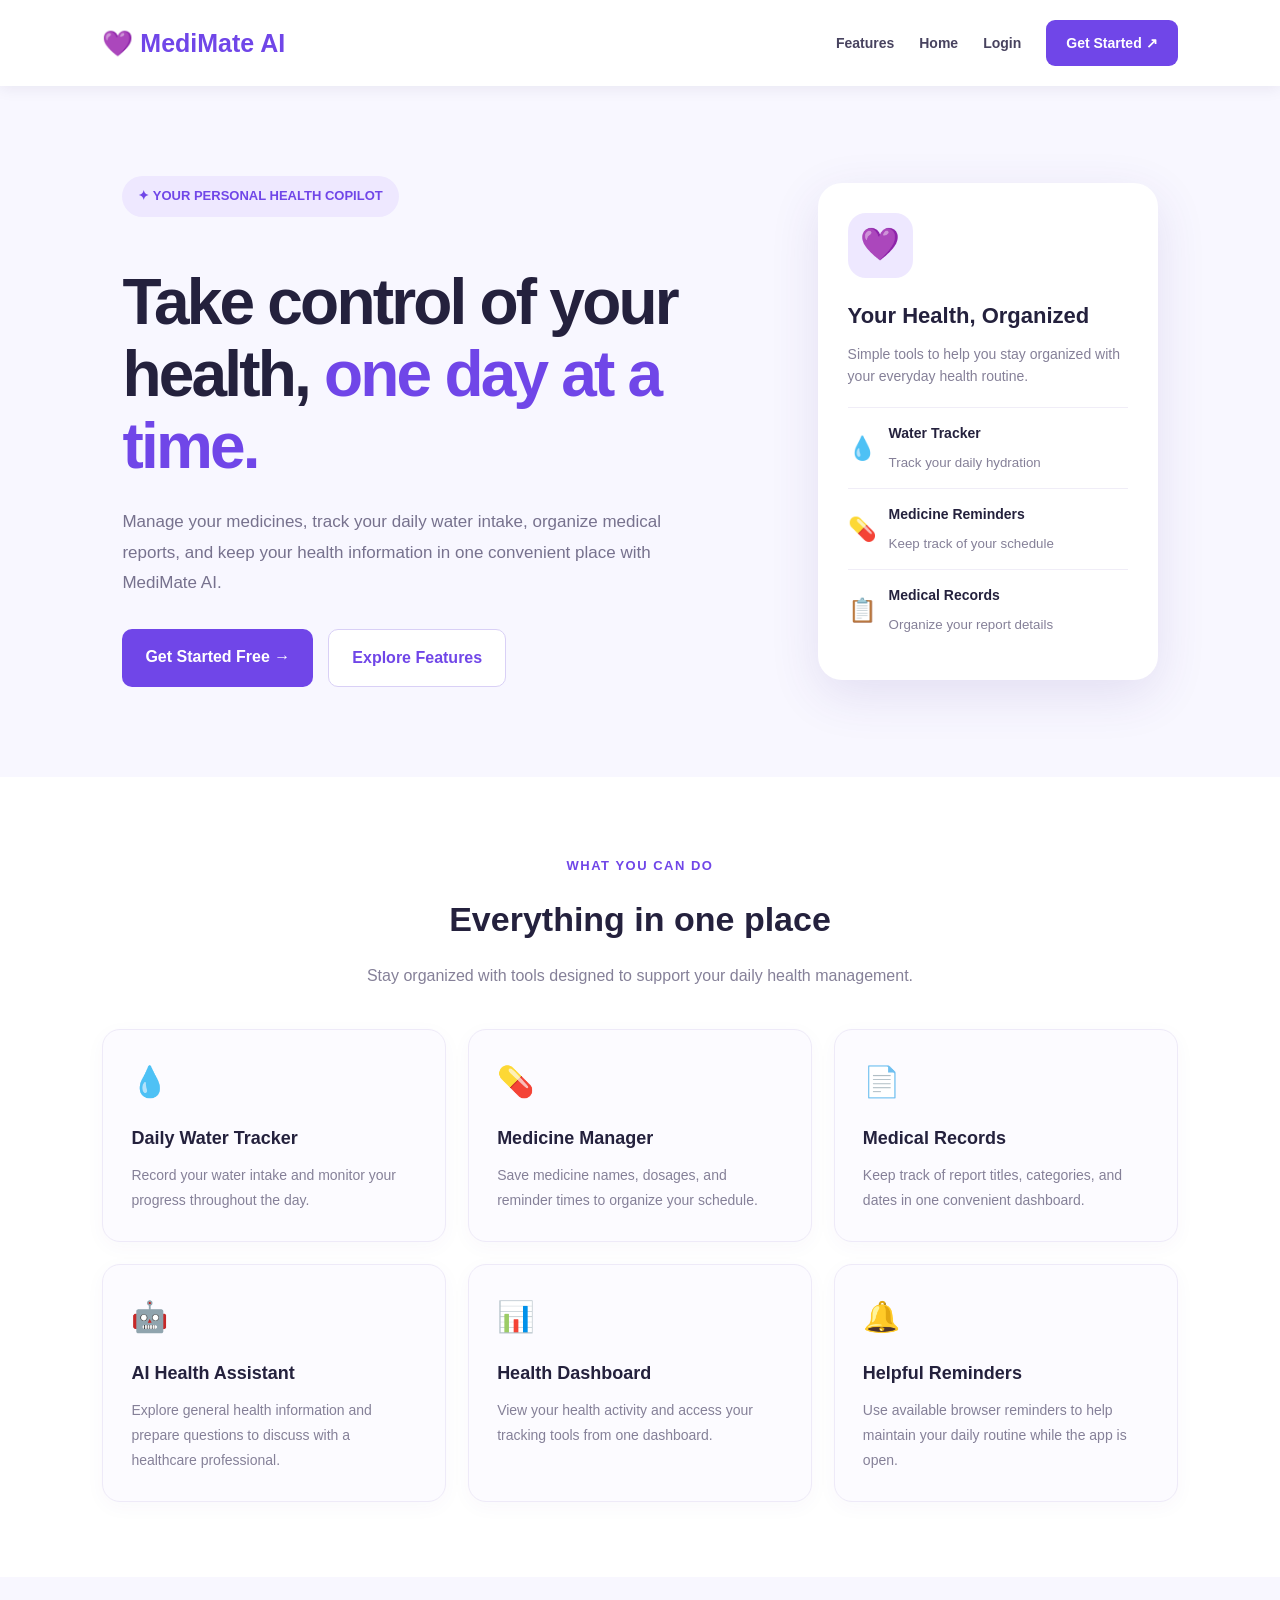
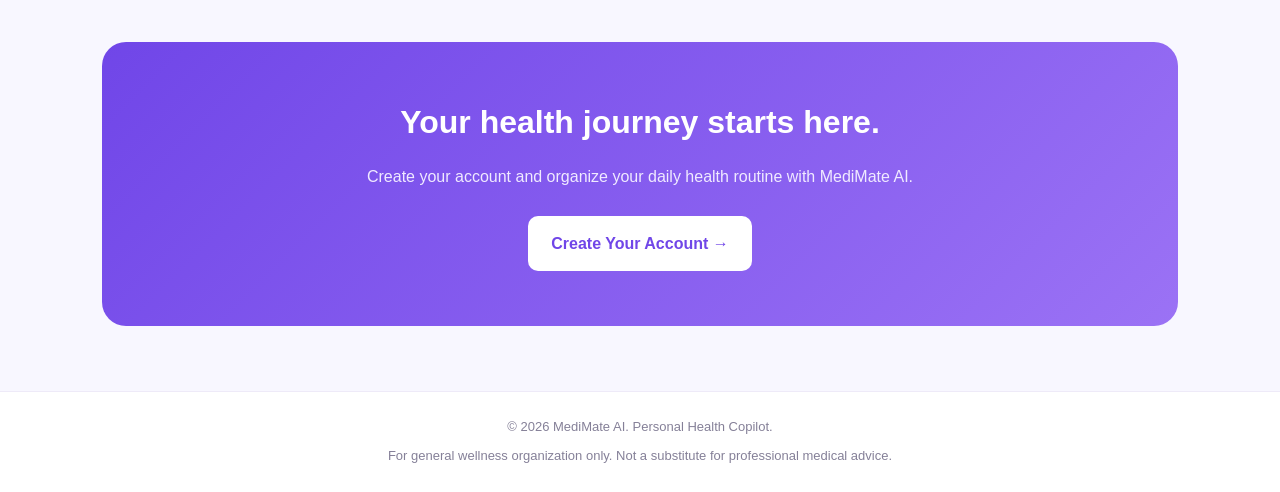
<file: src/main/webapp/index.html>
<!DOCTYPE html>
<html lang="en">
<head>
    <meta charset="UTF-8">
    <meta name="viewport" content="width=device-width, initial-scale=1.0">
    <title>MediMate AI | Personal Health Copilot</title>

    <link rel="stylesheet" href="css/style.css">

    <style>
        * {
            margin: 0;
            padding: 0;
            box-sizing: border-box;
        }

        body {
            font-family: Arial, sans-serif;
            background: #f8f7ff;
            color: #24213d;
        }

        nav {
            display: flex;
            justify-content: space-between;
            align-items: center;
            padding: 20px 8%;
            background: #ffffff;
            box-shadow: 0 2px 15px rgba(40, 25, 80, 0.08);
        }

        .logo {
            font-size: 25px;
            font-weight: bold;
            color: #7046e8;
            text-decoration: none;
        }

        .nav-links {
            display: flex;
            align-items: center;
            gap: 25px;
        }

        .nav-links a {
            text-decoration: none;
            color: #48435f;
            font-size: 14px;
            font-weight: 600;
        }

        .nav-links a:hover {
            color: #7046e8;
        }

        .nav-links .nav-button {
            background: #7046e8;
            color: white;
            padding: 12px 20px;
            border-radius: 9px;
        }

        .hero {
            min-height: 570px;
            padding: 90px 8%;
            display: flex;
            align-items: center;
            justify-content: space-between;
            gap: 50px;
        }

        .hero-content {
            max-width: 600px;
        }

        .tag {
            display: inline-block;
            padding: 10px 16px;
            background: #eee8ff;
            color: #7046e8;
            border-radius: 25px;
            font-size: 13px;
            font-weight: bold;
            margin-bottom: 25px;
        }

        h1 {
            font-size: clamp(38px, 5vw, 62px);
            line-height: 1.15;
            margin-bottom: 22px;
        }

        h1 span {
            color: #7046e8;
        }

        .hero-content p {
            color: #77728e;
            font-size: 17px;
            line-height: 1.8;
            margin-bottom: 30px;
        }

        .buttons {
            display: flex;
            gap: 15px;
            flex-wrap: wrap;
        }

        .btn {
            display: inline-block;
            padding: 15px 23px;
            border-radius: 10px;
            text-decoration: none;
            font-weight: bold;
            transition: 0.2s;
        }

        .btn-primary {
            background: #7046e8;
            color: white;
        }

        .btn-primary:hover {
            background: #5933c4;
            transform: translateY(-2px);
        }

        .btn-secondary {
            border: 1px solid #d9d0f6;
            color: #7046e8;
            background: white;
        }

        .btn-secondary:hover {
            background: #eee8ff;
        }

        .hero-card {
            width: 340px;
            min-width: 280px;
            padding: 30px;
            border-radius: 24px;
            background: white;
            box-shadow: 0 15px 50px rgba(76, 49, 150, 0.12);
        }

        .health-icon {
            width: 65px;
            height: 65px;
            display: flex;
            align-items: center;
            justify-content: center;
            background: #eee8ff;
            color: #7046e8;
            border-radius: 18px;
            font-size: 32px;
            margin-bottom: 20px;
        }

        .hero-card h2 {
            font-size: 22px;
            margin-bottom: 10px;
        }

        .hero-card > p {
            color: #858098;
            font-size: 14px;
            line-height: 1.6;
            margin-bottom: 20px;
        }

        .feature-row {
            display: flex;
            align-items: center;
            gap: 12px;
            padding: 14px 0;
            border-top: 1px solid #f0edf7;
        }

        .feature-row .emoji {
            font-size: 23px;
        }

        .feature-row strong {
            display: block;
            font-size: 14px;
            margin-bottom: 4px;
        }

        .feature-row small {
            color: #858098;
        }

        .features {
            padding: 75px 8%;
            background: white;
            text-align: center;
        }

        .section-label {
            color: #7046e8;
            font-size: 13px;
            font-weight: bold;
            text-transform: uppercase;
            letter-spacing: 1.5px;
        }

        .features h2 {
            font-size: 34px;
            margin: 15px 0;
        }

        .section-description {
            color: #858098;
            line-height: 1.7;
            margin-bottom: 40px;
        }

        .feature-grid {
            display: grid;
            grid-template-columns: repeat(3, 1fr);
            gap: 22px;
            text-align: left;
        }

        .feature-card {
            padding: 28px;
            border: 1px solid #eeeaf8;
            border-radius: 18px;
            background: #fcfbff;
            transition: 0.2s;
        }

        .feature-card:hover {
            transform: translateY(-5px);
            box-shadow: 0 12px 30px rgba(76, 49, 150, 0.08);
        }

        .feature-card .emoji {
            font-size: 30px;
        }

        .feature-card h3 {
            margin: 18px 0 10px;
            font-size: 18px;
        }

        .feature-card p {
            color: #858098;
            font-size: 14px;
            line-height: 1.8;
        }

        .cta {
            margin: 65px 8%;
            padding: 55px 25px;
            text-align: center;
            border-radius: 24px;
            background: linear-gradient(135deg, #7046e8, #9b72f5);
            color: white;
        }

        .cta h2 {
            font-size: 32px;
            margin-bottom: 15px;
        }

        .cta p {
            line-height: 1.7;
            margin-bottom: 25px;
            color: #f0eaff;
        }

        .cta .btn {
            background: white;
            color: #7046e8;
        }

        footer {
            padding: 25px 8%;
            background: white;
            text-align: center;
            color: #858098;
            font-size: 13px;
            border-top: 1px solid #eeeaf8;
        }

        @media (max-width: 800px) {
            nav {
                padding: 18px 5%;
                flex-wrap: wrap;
                gap: 18px;
            }

            .nav-links {
                gap: 13px;
                flex-wrap: wrap;
            }

            .hero {
                padding: 60px 6%;
                flex-direction: column;
                align-items: stretch;
            }

            .hero-card {
                width: 100%;
            }

            .feature-grid {
                grid-template-columns: 1fr;
            }

            .features {
                padding: 55px 6%;
            }

            .cta {
                margin: 40px 6%;
            }
        }

        @media (max-width: 450px) {
            .nav-links a {
                font-size: 12px;
            }

            .nav-links .nav-button {
                padding: 10px 12px;
            }

            h1 {
                font-size: 38px;
            }
        }
    </style>
</head>

<body>

    <nav>
        <a href="index.html" class="logo">💜 MediMate AI</a>

        <div class="nav-links">
            <a href="#features">Features</a>
            <a href="index.html">Home</a>
            <a href="login.html">Login</a>
            <a href="register.html" class="nav-button">Get Started ↗</a>
        </div>
    </nav>

    <main>
        <section class="hero">
            <div class="hero-content">
                <div class="tag">✦ YOUR PERSONAL HEALTH COPILOT</div>

                <h1>
                    Take control of your health,
                    <span>one day at a time.</span>
                </h1>

                <p>
                    Manage your medicines, track your daily water intake,
                    organize medical reports, and keep your health information
                    in one convenient place with MediMate AI.
                </p>

                <div class="buttons">
                    <a href="register.html" class="btn btn-primary">
                        Get Started Free →
                    </a>

                    <a href="#features" class="btn btn-secondary">
                        Explore Features
                    </a>
                </div>
            </div>

            <div class="hero-card">
                <div class="health-icon">💜</div>

                <h2>Your Health, Organized</h2>

                <p>
                    Simple tools to help you stay organized with your
                    everyday health routine.
                </p>

                <div class="feature-row">
                    <span class="emoji">💧</span>
                    <div>
                        <strong>Water Tracker</strong>
                        <small>Track your daily hydration</small>
                    </div>
                </div>

                <div class="feature-row">
                    <span class="emoji">💊</span>
                    <div>
                        <strong>Medicine Reminders</strong>
                        <small>Keep track of your schedule</small>
                    </div>
                </div>

                <div class="feature-row">
                    <span class="emoji">📋</span>
                    <div>
                        <strong>Medical Records</strong>
                        <small>Organize your report details</small>
                    </div>
                </div>
            </div>
        </section>

        <section class="features" id="features">
            <span class="section-label">WHAT YOU CAN DO</span>

            <h2>Everything in one place</h2>

            <p class="section-description">
                Stay organized with tools designed to support your daily
                health management.
            </p>

            <div class="feature-grid">
                <div class="feature-card">
                    <span class="emoji">💧</span>
                    <h3>Daily Water Tracker</h3>
                    <p>
                        Record your water intake and monitor your progress
                        throughout the day.
                    </p>
                </div>

                <div class="feature-card">
                    <span class="emoji">💊</span>
                    <h3>Medicine Manager</h3>
                    <p>
                        Save medicine names, dosages, and reminder times
                        to organize your schedule.
                    </p>
                </div>

                <div class="feature-card">
                    <span class="emoji">📄</span>
                    <h3>Medical Records</h3>
                    <p>
                        Keep track of report titles, categories, and dates
                        in one convenient dashboard.
                    </p>
                </div>

                <div class="feature-card">
                    <span class="emoji">🤖</span>
                    <h3>AI Health Assistant</h3>
                    <p>
                        Explore general health information and prepare
                        questions to discuss with a healthcare professional.
                    </p>
                </div>

                <div class="feature-card">
                    <span class="emoji">📊</span>
                    <h3>Health Dashboard</h3>
                    <p>
                        View your health activity and access your tracking
                        tools from one dashboard.
                    </p>
                </div>

                <div class="feature-card">
                    <span class="emoji">🔔</span>
                    <h3>Helpful Reminders</h3>
                    <p>
                        Use available browser reminders to help maintain
                        your daily routine while the app is open.
                    </p>
                </div>
            </div>
        </section>

        <section class="cta">
            <h2>Your health journey starts here.</h2>

            <p>
                Create your account and organize your daily health routine
                with MediMate AI.
            </p>

            <a href="register.html" class="btn">
                Create Your Account →
            </a>
        </section>
    </main>

    <footer>
        <p>© 2026 MediMate AI. Personal Health Copilot.</p>
        <p style="margin-top: 8px;">
            For general wellness organization only. Not a substitute
            for professional medical advice.
        </p>
    </footer>

</body>
</html>
</file>
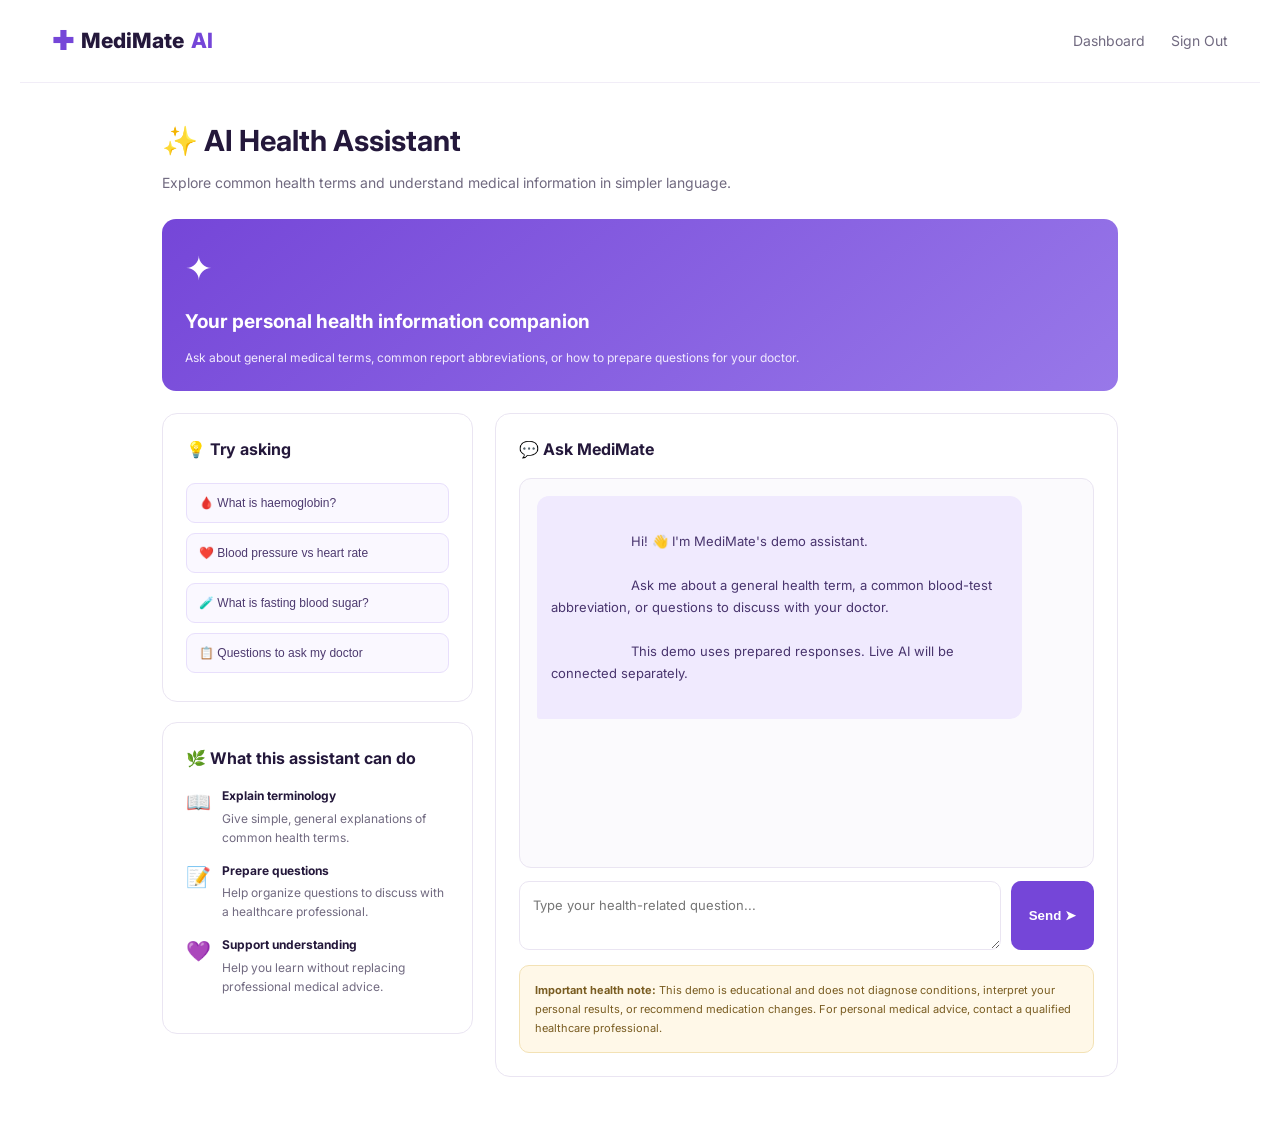
<file: src/main/webapp/ai-assistant.html>
<!DOCTYPE html>
<html lang="en">
<head>
    <meta charset="UTF-8">
    <meta name="viewport" content="width=device-width, initial-scale=1.0">
    <title>AI Health Assistant | MediMate AI</title>
    <link rel="stylesheet" href="css/style.css">

    <style>
        .assistant-page {
            max-width: 1000px;
            margin: 35px auto;
            padding: 0 22px;
        }

        .page-heading {
            margin-bottom: 25px;
        }

        .page-heading h1 {
            font-size: 29px;
            margin-bottom: 8px;
        }

        .page-heading p {
            font-size: 14px;
            color: var(--muted);
        }

        .assistant-grid {
            display: grid;
            grid-template-columns: 1fr 2fr;
            gap: 22px;
        }

        .assistant-card {
            background: white;
            border: 1px solid var(--border);
            border-radius: 15px;
            padding: 23px;
            margin-bottom: 20px;
        }

        .assistant-card h2 {
            font-size: 16px;
            margin-bottom: 15px;
        }

        .assistant-intro {
            background: linear-gradient(140deg, #7546D8, #9878E9);
            color: white;
            border-radius: 14px;
            padding: 23px;
            margin-bottom: 22px;
        }

        .assistant-intro .ai-icon {
            font-size: 33px;
            margin-bottom: 12px;
        }

        .assistant-intro h2 {
            font-size: 19px;
            margin-bottom: 9px;
        }

        .assistant-intro p {
            font-size: 12px;
            line-height: 1.8;
            color: #F1EAFE;
        }

        .suggestion {
            width: 100%;
            text-align: left;
            padding: 12px;
            margin: 5px 0;
            background: #FAF8FF;
            border: 1px solid #E8DFFC;
            border-radius: 9px;
            cursor: pointer;
            color: #4D3A6F;
            font-size: 12px;
        }

        .suggestion:hover {
            background: var(--purple-light);
            border-color: #CBB8F4;
        }

        .chat-box {
            height: 390px;
            overflow-y: auto;
            padding: 17px;
            background: #FBFAFD;
            border: 1px solid var(--border);
            border-radius: 12px;
        }

        .chat-message {
            max-width: 90%;
            padding: 12px 14px;
            border-radius: 12px;
            margin-bottom: 13px;
            font-size: 13px;
            line-height: 1.7;
            white-space: pre-wrap;
            overflow-wrap: anywhere;
        }

        .bot-message {
            background: #F0EAFE;
            color: #49356E;
            border-bottom-left-radius: 3px;
        }

        .user-message {
            background: var(--purple);
            color: white;
            margin-left: auto;
            border-bottom-right-radius: 3px;
        }

        .chat-form {
            display: flex;
            gap: 10px;
            margin-top: 13px;
        }

        .chat-form textarea {
            flex: 1;
            min-width: 0;
            resize: vertical;
            min-height: 48px;
            max-height: 120px;
            padding: 13px;
            border: 1px solid var(--border);
            border-radius: 10px;
            font: inherit;
            font-size: 13px;
        }

        .chat-form button {
            padding: 0 18px;
            border: none;
            border-radius: 10px;
            background: var(--purple);
            color: white;
            font-weight: 600;
            cursor: pointer;
        }

        .chat-form button:hover {
            background: var(--purple-dark);
        }

        .notice {
            padding: 15px;
            background: #FFF8E8;
            border: 1px solid #F3E2B5;
            color: #795C21;
            border-radius: 10px;
            font-size: 11px;
            line-height: 1.7;
            margin-top: 15px;
        }

        .feature-item {
            display: flex;
            gap: 11px;
            align-items: flex-start;
            margin: 14px 0;
        }

        .feature-item span {
            font-size: 20px;
        }

        .feature-item p {
            color: var(--muted);
            font-size: 12px;
            line-height: 1.6;
        }

        .feature-item strong {
            color: var(--text);
            display: block;
            margin-bottom: 3px;
        }

        @media(max-width: 750px) {
            .assistant-grid {
                grid-template-columns: 1fr;
            }

            .chat-box {
                height: 350px;
            }
        }
    </style>
</head>

<body>

<nav class="navbar">
    <a href="dashboard.html" class="logo">
        <span class="logo-icon">✚</span>
        MediMate <span class="ai-text">AI</span>
    </a>

    <div class="nav-links">
        <a href="dashboard.html">Dashboard</a>
        <a href="index.html">Sign Out</a>
    </div>
</nav>

<main class="assistant-page">

    <header class="page-heading">
        <h1>✨ AI Health Assistant</h1>
        <p>Explore common health terms and understand medical information in simpler language.</p>
    </header>

    <section class="assistant-intro">
        <div class="ai-icon">✦</div>
        <h2>Your personal health information companion</h2>
        <p>
            Ask about general medical terms, common report abbreviations,
            or how to prepare questions for your doctor.
        </p>
    </section>

    <div class="assistant-grid">

        <aside>
            <section class="assistant-card">
                <h2>💡 Try asking</h2>

                <button class="suggestion" data-question="What does haemoglobin mean in a blood report?">
                    🩸 What is haemoglobin?
                </button>

                <button class="suggestion" data-question="What is the difference between blood pressure and heart rate?">
                    ❤️ Blood pressure vs heart rate
                </button>

                <button class="suggestion" data-question="What does fasting blood sugar mean?">
                    🧪 What is fasting blood sugar?
                </button>

                <button class="suggestion" data-question="What questions should I ask my doctor about a blood test report?">
                    📋 Questions to ask my doctor
                </button>
            </section>

            <section class="assistant-card">
                <h2>🌿 What this assistant can do</h2>

                <div class="feature-item">
                    <span>📖</span>
                    <p><strong>Explain terminology</strong>Give simple, general explanations of common health terms.</p>
                </div>

                <div class="feature-item">
                    <span>📝</span>
                    <p><strong>Prepare questions</strong>Help organize questions to discuss with a healthcare professional.</p>
                </div>

                <div class="feature-item">
                    <span>💜</span>
                    <p><strong>Support understanding</strong>Help you learn without replacing professional medical advice.</p>
                </div>
            </section>
        </aside>

        <section class="assistant-card">
            <h2>💬 Ask MediMate</h2>

            <div class="chat-box" id="chatBox" aria-live="polite">
                <div class="chat-message bot-message">
                    Hi! 👋 I'm MediMate's demo assistant.

                    Ask me about a general health term, a common blood-test abbreviation, or questions to discuss with your doctor.

                    This demo uses prepared responses. Live AI will be connected separately.
                </div>
            </div>

            <form class="chat-form" id="chatForm">
                <textarea
                    id="userQuestion"
                    placeholder="Type your health-related question..."
                    maxlength="500"
                    required></textarea>

                <button type="submit">Send ➤</button>
            </form>

            <div class="notice">
                <strong>Important health note:</strong>
                This demo is educational and does not diagnose conditions,
                interpret your personal results, or recommend medication changes.
                For personal medical advice, contact a qualified healthcare professional.
            </div>
        </section>

    </div>

</main>


<script>
    const chatBox = document.getElementById("chatBox");
    const chatForm = document.getElementById("chatForm");
    const questionInput = document.getElementById("userQuestion");

    function addMessage(message, type) {
        const bubble = document.createElement("div");
        bubble.className = "chat-message " + type;
        bubble.textContent = message;
        chatBox.appendChild(bubble);
        chatBox.scrollTop = chatBox.scrollHeight;
        return bubble;
    }

    chatForm.addEventListener("submit", async function (event) {
        event.preventDefault();

        const question = questionInput.value.trim();
        if (!question) return;

        addMessage(question, "user-message");
        questionInput.value = "";

        const loading = addMessage(
            "MediMate is thinking...",
            "bot-message"
        );

        const sendButton = chatForm.querySelector(
            'button[type="submit"]'
        );
        sendButton.disabled = true;

        try {
            const response = await fetch("AIChatServlet", {
                method: "POST",
                headers: {
                    "Content-Type":
                        "application/x-www-form-urlencoded;charset=UTF-8"
                },
                body: new URLSearchParams({
                    message: question
                })
            });

            const data = await response.json();

            if (!response.ok) {
                throw new Error(
                    data.error || "AI request failed. Status: " + response.status
                );
            }

            const answer = data.choices?.[0]?.message?.content;

            if (!answer) {
                throw new Error("AI response was empty.");
            }

            loading.textContent = answer;

        } catch (error) {
            console.error("MediMate AI error:", error);
            loading.textContent =
                "Sorry, AI connection failed. " + error.message;

        } finally {
            sendButton.disabled = false;
            questionInput.focus();
        }
    });

    document.querySelectorAll(".suggestion").forEach(function (button) {
        button.addEventListener("click", function () {
            questionInput.value = button.dataset.question;
            questionInput.focus();
        });
    });
</script>
</body>
</html>
</file>
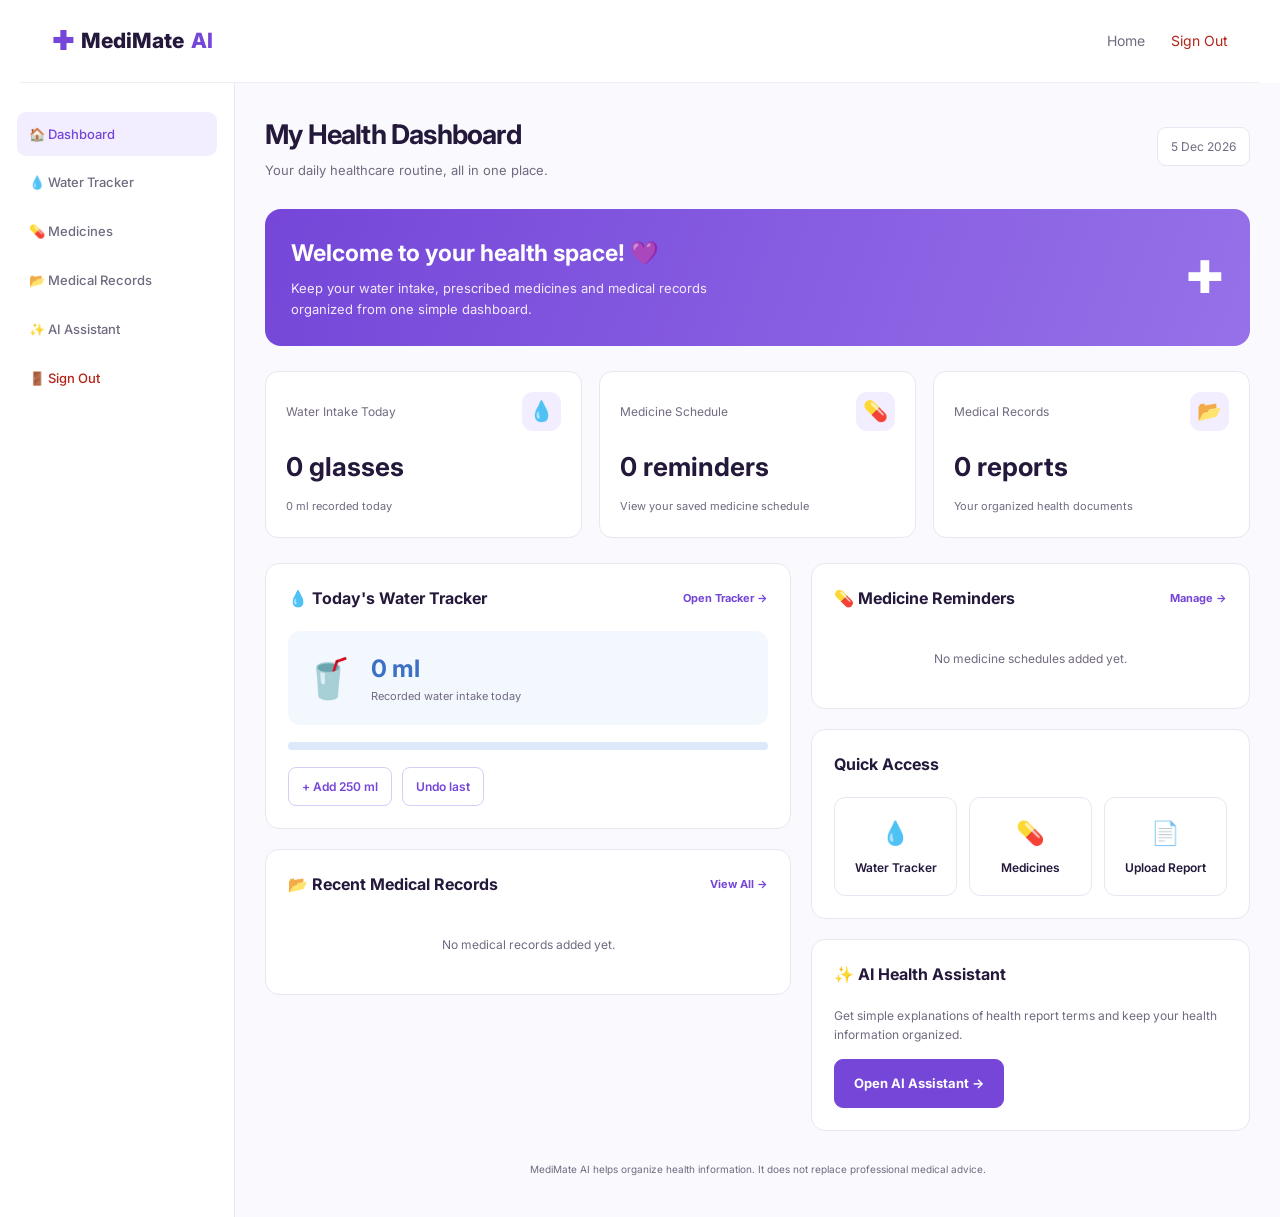
<file: src/main/webapp/dashboard.html>
<!DOCTYPE html>
<html lang="en">
<head>
    <meta charset="UTF-8">
    <meta name="viewport" content="width=device-width, initial-scale=1.0">
    <title>Dashboard | MediMate AI</title>
    <link rel="stylesheet" href="css/style.css">

    <style>
        .dashboard-layout {
            display: flex;
            min-height: 85vh;
        }

        .sidebar {
            width: 235px;
            flex-shrink: 0;
            padding: 25px 17px;
            border-right: 1px solid var(--border);
            background: #FFFFFF;
        }

        .sidebar-label {
            margin: 20px 10px 10px;
            color: var(--muted);
            font-size: 10px;
            font-weight: 700;
            letter-spacing: 1px;
        }

        .side-link {
            display: flex;
            align-items: center;
            gap: 12px;
            padding: 12px;
            margin: 4px 0;
            border-radius: 9px;
            color: var(--muted);
            font-size: 13px;
            font-weight: 500;
            text-decoration: none;
        }

        .side-link:hover,
        .side-link.active {
            color: var(--purple);
            background: var(--purple-light);
        }

        .dashboard-main {
            flex: 1;
            min-width: 0;
            padding: 30px;
            background: #FAF9FD;
        }

        .dash-topbar {
            display: flex;
            justify-content: space-between;
            align-items: center;
            gap: 15px;
            margin-bottom: 28px;
        }

        .dash-topbar h1 {
            font-size: 27px;
            letter-spacing: -0.8px;
        }

        .dash-topbar p {
            font-size: 13px;
            color: var(--muted);
            margin-top: 4px;
        }

        .date-chip {
            padding: 9px 13px;
            border: 1px solid var(--border);
            border-radius: 9px;
            background: #FFFFFF;
            font-size: 12px;
            color: var(--muted);
        }

        .welcome-banner {
            display: flex;
            justify-content: space-between;
            align-items: center;
            gap: 15px;
            padding: 26px;
            margin-bottom: 25px;
            border-radius: 16px;
            background: linear-gradient(110deg, #7546D8, #9671E9);
            color: #FFFFFF;
        }

        .welcome-banner h2 {
            font-size: 23px;
            margin-bottom: 7px;
        }

        .welcome-banner p {
            max-width: 470px;
            color: #F1EAFE;
            font-size: 13px;
        }

        .welcome-symbol {
            font-size: 45px;
        }

        .stats-grid {
            display: grid;
            grid-template-columns: repeat(3, minmax(0, 1fr));
            gap: 17px;
            margin-bottom: 25px;
        }

        .stat-card {
            padding: 20px;
            border: 1px solid var(--border);
            border-radius: 13px;
            background: #FFFFFF;
        }

        .stat-top {
            display: flex;
            align-items: center;
            justify-content: space-between;
            gap: 10px;
            margin-bottom: 15px;
        }

        .stat-icon {
            width: 39px;
            height: 39px;
            display: grid;
            place-items: center;
            border-radius: 11px;
            background: var(--purple-light);
            font-size: 20px;
        }

        .stat-label {
            font-size: 12px;
            color: var(--muted);
        }

        .stat-card h3 {
            font-size: 26px;
            margin-bottom: 4px;
        }

        .stat-card small {
            font-size: 11px;
            color: var(--muted);
        }

        .dash-columns {
            display: grid;
            grid-template-columns: minmax(0, 1.2fr) minmax(0, 1fr);
            gap: 20px;
        }

        .panel {
            padding: 22px;
            border: 1px solid var(--border);
            border-radius: 14px;
            background: #FFFFFF;
            margin-bottom: 20px;
        }

        .panel-heading {
            display: flex;
            justify-content: space-between;
            align-items: center;
            gap: 10px;
            margin-bottom: 19px;
        }

        .panel-heading h3 {
            font-size: 16px;
        }

        .panel-heading a {
            color: var(--purple);
            font-size: 11px;
            font-weight: 700;
        }

        .water-summary {
            display: flex;
            align-items: center;
            gap: 18px;
            padding: 16px;
            border-radius: 12px;
            background: #F3F8FF;
        }

        .water-emoji {
            font-size: 39px;
        }

        .water-summary h2 {
            font-size: 24px;
            color: #3B70C4;
        }

        .water-summary p {
            font-size: 11px;
            color: var(--muted);
        }

        .water-progress {
            height: 8px;
            border-radius: 10px;
            background: #DCE9FA;
            margin: 17px 0;
            overflow: hidden;
        }

        .water-progress-fill {
            width: 0%;
            height: 100%;
            background: #5796EA;
            border-radius: 10px;
            transition: width .3s;
        }

        .water-actions {
            display: flex;
            gap: 10px;
            flex-wrap: wrap;
        }

        .small-button {
            padding: 9px 13px;
            border: 1px solid #D9CCF8;
            border-radius: 8px;
            color: var(--purple);
            background: #FFFFFF;
            cursor: pointer;
            font: inherit;
            font-size: 12px;
            font-weight: 600;
        }

        .small-button:hover {
            background: var(--purple-light);
        }

        .medicine-item,
        .report-item {
            display: flex;
            align-items: center;
            gap: 12px;
            padding: 13px 0;
            border-bottom: 1px solid #F0EDF5;
        }

        .medicine-item:last-child,
        .report-item:last-child {
            border-bottom: none;
        }

        .item-icon {
            width: 39px;
            height: 39px;
            flex-shrink: 0;
            display: grid;
            place-items: center;
            border-radius: 10px;
            background: var(--purple-light);
            font-size: 19px;
        }

        .item-info {
            flex: 1;
            min-width: 0;
        }

        .item-info h4 {
            font-size: 12px;
        }

        .item-info p {
            color: var(--muted);
            font-size: 10px;
            margin-top: 3px;
        }

        .item-status {
            padding: 5px 8px;
            border-radius: 6px;
            background: #FFF4DD;
            color: #946200;
            font-size: 10px;
            white-space: nowrap;
        }

        .empty-state {
            text-align: center;
            padding: 18px 8px;
            color: var(--muted);
            font-size: 12px;
        }

        .quick-links {
            display: grid;
            grid-template-columns: repeat(3, minmax(0, 1fr));
            gap: 12px;
        }

        .quick-link {
            padding: 17px 10px;
            text-align: center;
            border: 1px solid var(--border);
            border-radius: 11px;
            background: #FFFFFF;
            font-size: 12px;
            font-weight: 600;
            transition: .2s;
        }

        .quick-link:hover {
            border-color: #C7B5F1;
            background: var(--purple-light);
        }

        .quick-link span {
            display: block;
            font-size: 23px;
            margin-bottom: 7px;
        }

        .dash-note {
            font-size: 10px;
            color: var(--muted);
            text-align: center;
            padding: 10px 0;
        }

        .signout-link {
            color: #B42318 !important;
        }

        @media(max-width: 1000px) {
            .sidebar {
                width: 190px;
            }

            .dashboard-main {
                padding: 22px;
            }

            .stats-grid {
                grid-template-columns: 1fr;
            }
        }

        @media(max-width: 700px) {
            .dashboard-layout {
                display: block;
            }

            .sidebar {
                width: 100%;
                padding: 10px;
                display: flex;
                overflow-x: auto;
                border-right: none;
                border-bottom: 1px solid var(--border);
            }

            .sidebar-label {
                display: none;
            }

            .side-link {
                white-space: nowrap;
            }

            .dashboard-main {
                padding: 17px;
            }

            .dash-columns {
                grid-template-columns: 1fr;
            }

            .welcome-banner h2 {
                font-size: 19px;
            }

            .welcome-symbol {
                font-size: 32px;
            }

            .quick-links {
                grid-template-columns: 1fr;
            }

            .date-chip {
                display: none;
            }
        }
    </style>
</head>

<body>

    <nav class="navbar">
        <a href="dashboard.html" class="logo">
            <span class="logo-icon">✚</span>
            MediMate <span class="ai-text">AI</span>
        </a>

        <div class="nav-links">
            <a href="index.html">Home</a>
            <a href="LogoutServlet" class="signout-link">Sign Out</a>
        </div>
    </nav>

    <div class="dashboard-layout">

        <aside class="sidebar">
            <a href="dashboard.html" class="side-link active">🏠 Dashboard</a>
            <a href="water.html" class="side-link">💧 Water Tracker</a>
            <a href="medicines.html" class="side-link">💊 Medicines</a>
            <a href="reports.html" class="side-link">📂 Medical Records</a>
            <a href="ai-assistant.html" class="side-link">✨ AI Assistant</a>
            <a href="LogoutServlet" class="side-link signout-link">🚪 Sign Out</a>
        </aside>

        <main class="dashboard-main">

            <header class="dash-topbar">
                <div>
                    <h1>My Health Dashboard</h1>
                    <p>Your daily healthcare routine, all in one place.</p>
                </div>
                <div class="date-chip" id="todayDate">Today's Overview</div>
            </header>

            <section class="welcome-banner">
                <div>
                    <h2>Welcome to your health space! 💜</h2>
                    <p>
                        Keep your water intake, prescribed medicines and
                        medical records organized from one simple dashboard.
                    </p>
                </div>
                <div class="welcome-symbol">✚</div>
            </section>

            <section class="stats-grid">

                <article class="stat-card">
                    <div class="stat-top">
                        <span class="stat-label">Water Intake Today</span>
                        <span class="stat-icon">💧</span>
                    </div>
                    <h3><span id="waterGlasses">0</span> glasses</h3>
                    <small id="waterStatText">Start tracking your water</small>
                </article>

                <article class="stat-card">
                    <div class="stat-top">
                        <span class="stat-label">Medicine Schedule</span>
                        <span class="stat-icon">💊</span>
                    </div>
                    <h3 id="medicineCount">0 reminders</h3>
                    <small>View your saved medicine schedule</small>
                </article>

                <article class="stat-card">
                    <div class="stat-top">
                        <span class="stat-label">Medical Records</span>
                        <span class="stat-icon">📂</span>
                    </div>
                    <h3 id="reportCount">0 reports</h3>
                    <small>Your organized health documents</small>
                </article>

            </section>

            <section class="dash-columns">

                <div>
                    <article class="panel">
                        <div class="panel-heading">
                            <h3>💧 Today's Water Tracker</h3>
                            <a href="water.html">Open Tracker →</a>
                        </div>

                        <div class="water-summary">
                            <div class="water-emoji">🥤</div>
                            <div>
                                <h2><span id="waterAmount">0</span> ml</h2>
                                <p>Recorded water intake today</p>
                            </div>
                        </div>

                        <div class="water-progress">
                            <div class="water-progress-fill" id="waterBar"></div>
                        </div>

                        <div class="water-actions">
                            <button type="button" class="small-button" id="addWaterBtn">
                                + Add 250 ml
                            </button>
                            <button type="button" class="small-button" id="undoWaterBtn">
                                Undo last
                            </button>
                        </div>
                    </article>

                    <article class="panel">
                        <div class="panel-heading">
                            <h3>📂 Recent Medical Records</h3>
                            <a href="reports.html">View All →</a>
                        </div>

                        <div id="recentReports">
                            <div class="empty-state">
                                No reports added yet. Upload a report to
                                start organizing your medical records.
                            </div>
                        </div>
                    </article>
                </div>

                <div>
                    <article class="panel">
                        <div class="panel-heading">
                            <h3>💊 Medicine Reminders</h3>
                            <a href="medicines.html">Manage →</a>
                        </div>

                        <div id="medicineList">
                            <div class="empty-state">
                                No medicine schedules added yet.
                                Add medicines prescribed by your doctor.
                            </div>
                        </div>
                    </article>

                    <article class="panel">
                        <div class="panel-heading">
                            <h3>Quick Access</h3>
                        </div>

                        <div class="quick-links">
                            <a class="quick-link" href="water.html">
                                <span>💧</span>Water Tracker
                            </a>
                            <a class="quick-link" href="medicines.html">
                                <span>💊</span>Medicines
                            </a>
                            <a class="quick-link" href="reports.html">
                                <span>📄</span>Upload Report
                            </a>
                        </div>
                    </article>

                    <article class="panel">
                        <div class="panel-heading">
                            <h3>✨ AI Health Assistant</h3>
                        </div>

                        <p style="font-size:12px;color:var(--muted);margin-bottom:15px;">
                            Get simple explanations of health report terms
                            and keep your health information organized.
                        </p>

                        <a href="ai-assistant.html" class="primary-button">
                            Open AI Assistant →
                        </a>
                    </article>
                </div>

            </section>

            <p class="dash-note">
                MediMate AI helps organize health information. It does not
                replace professional medical advice.
            </p>

        </main>
    </div>

    <script src="js/app.js"></script>

</body>
</html>
</file>
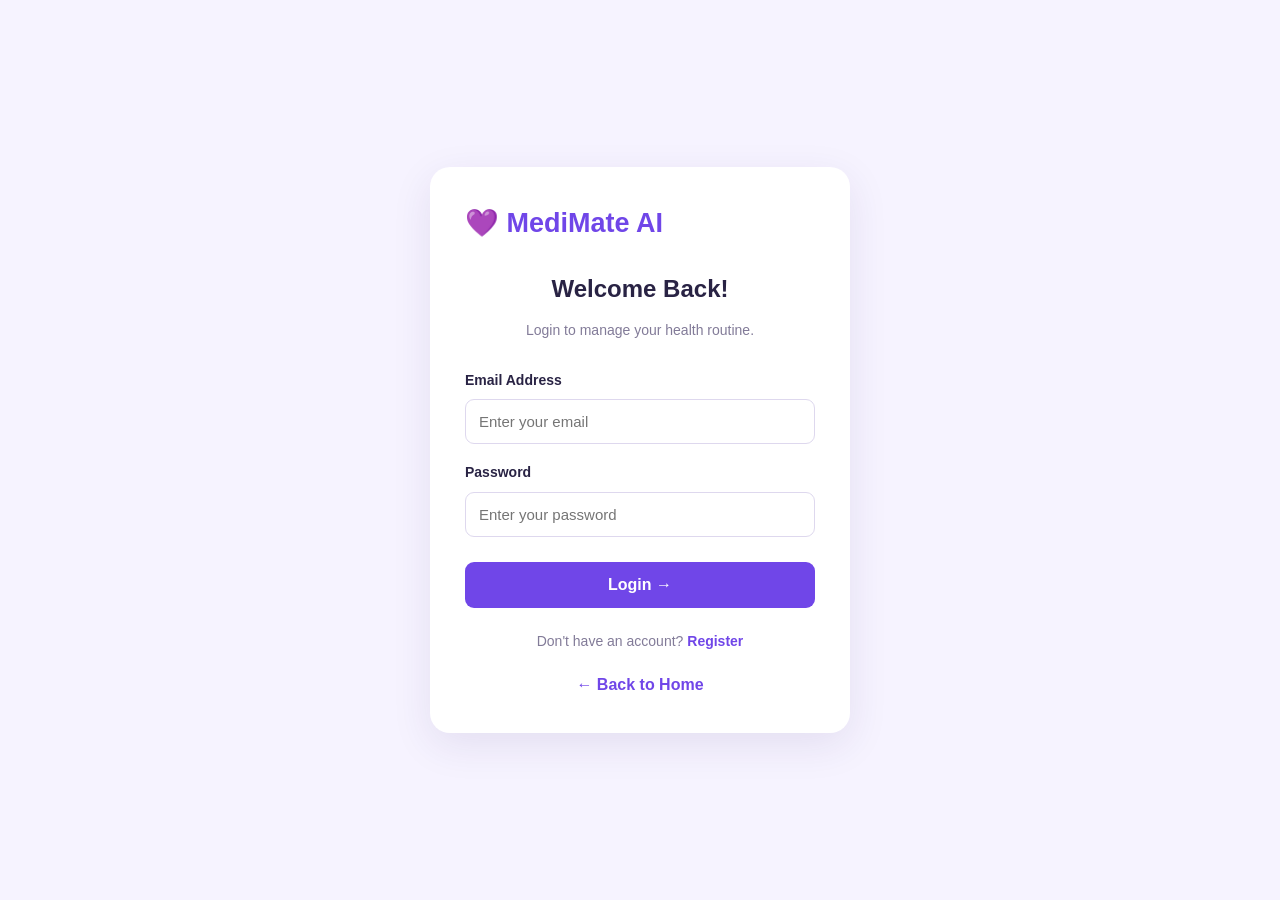
<file: src/main/webapp/login.html>
<!DOCTYPE html>
<html lang="en">
<head>
    <meta charset="UTF-8">
    <meta name="viewport" content="width=device-width, initial-scale=1.0">
    <title>Login | MediMate AI</title>
    <link rel="stylesheet" href="css/style.css">

    <style>
        * { box-sizing: border-box; }
        body {
            margin: 0;
            font-family: Arial, sans-serif;
            background: #f6f3ff;
            color: #292344;
            min-height: 100vh;
            display: flex;
            align-items: center;
            justify-content: center;
            padding: 20px;
        }
        .login-card {
            width: 100%;
            max-width: 420px;
            background: white;
            padding: 35px;
            border-radius: 20px;
            box-shadow: 0 12px 40px #38216b18;
        }
        .logo {
            text-align: center;
            font-size: 27px;
            font-weight: bold;
            color: #7046e8;
            margin-bottom: 25px;
        }
        h2 { text-align: center; margin-bottom: 10px; }
        .subtitle {
            text-align: center;
            color: #827b98;
            margin-bottom: 28px;
            font-size: 14px;
        }
        label {
            display: block;
            margin: 17px 0 8px;
            font-size: 14px;
            font-weight: bold;
        }
        input {
            width: 100%;
            padding: 13px;
            border: 1px solid #ded8ee;
            border-radius: 9px;
            font-size: 15px;
        }
        input:focus {
            outline: 2px solid #d8caff;
            border-color: #7046e8;
        }
        button {
            width: 100%;
            padding: 14px;
            margin-top: 25px;
            background: #7046e8;
            color: white;
            border: none;
            border-radius: 9px;
            font-size: 16px;
            font-weight: bold;
            cursor: pointer;
        }
        button:hover { background: #5933c4; }
        .bottom {
            text-align: center;
            margin-top: 22px;
            font-size: 14px;
            color: #827b98;
        }
        a { color: #7046e8; text-decoration: none; font-weight: bold; }
        .back { display: block; text-align: center; margin-top: 20px; }
    </style>
</head>
<body>
    <div class="login-card">
        <div class="logo">💜 MediMate AI</div>
        <h2>Welcome Back!</h2>
        <p class="subtitle">Login to manage your health routine.</p>

        <form action="LoginServlet" method="post">
            <label for="email">Email Address</label>
            <input type="email" id="email" name="email"
                   placeholder="Enter your email" required>

            <label for="password">Password</label>
            <input type="password" id="password" name="password"
                   placeholder="Enter your password" required>

            <button type="submit">Login →</button>
        </form>

        <p class="bottom">
            Don't have an account? <a href="register.html">Register</a>
        </p>

        <a class="back" href="index.html">← Back to Home</a>
    </div>
</body>
</html>
</file>
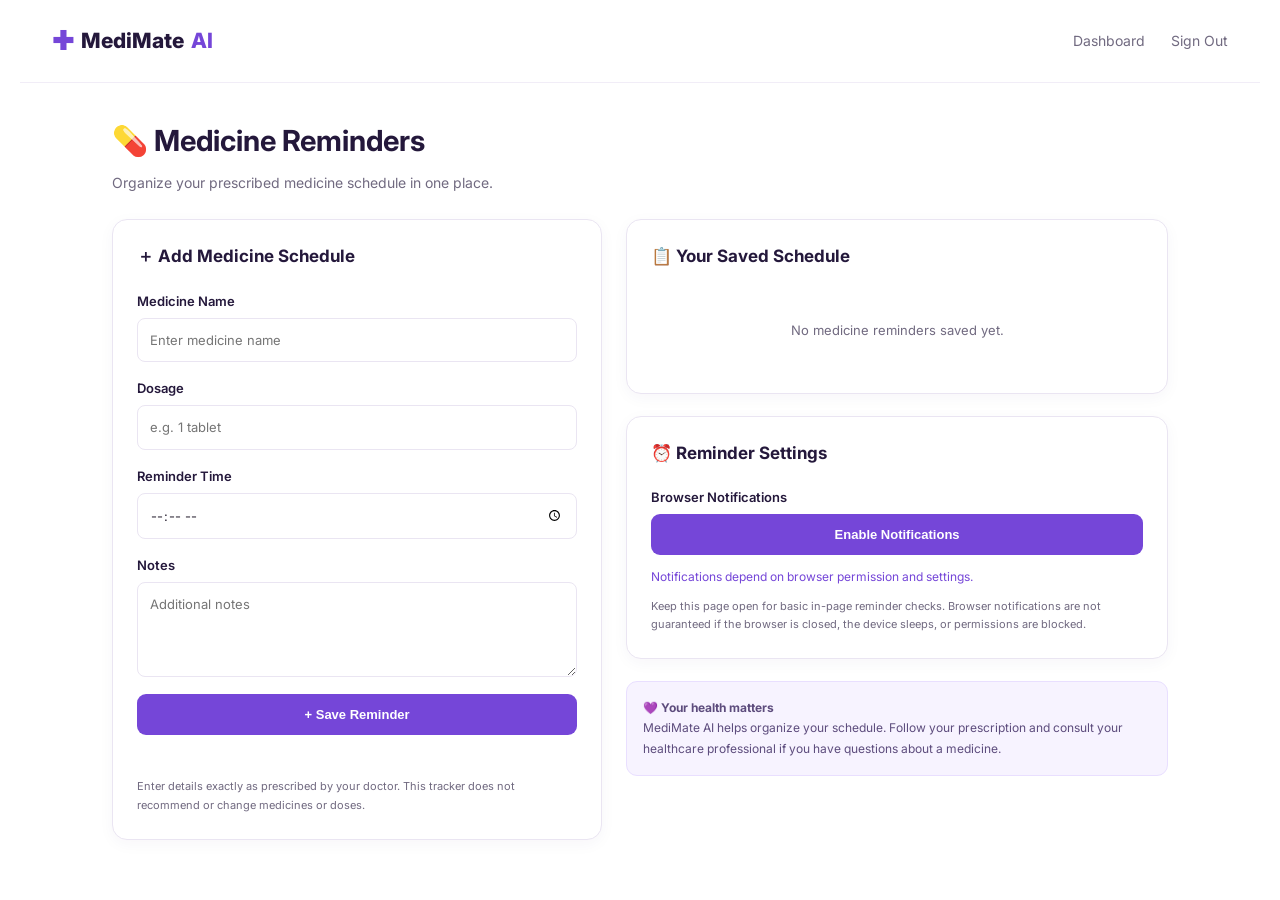
<file: src/main/webapp/medicines.html>
<!DOCTYPE html>
<html lang="en">
<head>
    <meta charset="UTF-8">
    <meta name="viewport" content="width=device-width, initial-scale=1.0">
    <title>Medicine Reminders | MediMate AI</title>
    <link rel="stylesheet" href="css/style.css">

    <style>
        * {
            box-sizing: border-box;
        }

        .medicine-page {
            width: 100%;
            max-width: 1100px;
            margin: 35px auto;
            padding: 0 22px;
        }

        .page-heading {
            margin-bottom: 25px;
        }

        .page-heading h1 {
            font-size: 29px;
            margin: 0 0 8px;
        }

        .page-heading p {
            color: var(--muted);
            font-size: 14px;
            margin: 0;
        }

        .medicine-grid {
            display: grid;
            grid-template-columns: minmax(0, 0.95fr) minmax(0, 1.05fr);
            gap: 24px;
            align-items: start;
        }

        .medicine-card {
            min-width: 0;
            background: #FFFFFF;
            border: 1px solid var(--border);
            border-radius: 15px;
            padding: 24px;
            margin-bottom: 22px;
            box-shadow: 0 4px 16px rgba(50, 30, 90, 0.04);
        }

        .medicine-card h2 {
            font-size: 17px;
            line-height: 1.5;
            margin: 0 0 22px;
        }

        /* Form layout */
        .medicine-form {
            display: flex;
            flex-direction: column;
            gap: 17px;
            width: 100%;
        }

        .form-row {
            display: grid;
            grid-template-columns: minmax(0, 1fr) minmax(0, 1fr);
            gap: 16px;
        }

        .form-group {
            display: flex;
            flex-direction: column;
            min-width: 0;
            margin: 0;
        }

        .form-group label {
            display: block;
            font-size: 13px;
            font-weight: 600;
            margin-bottom: 8px;
            line-height: 1.4;
        }

        .form-group input,
        .form-group select,
        .form-group textarea {
            display: block;
            width: 100%;
            min-width: 0;
            max-width: 100%;
            padding: 12px;
            border: 1px solid var(--border);
            border-radius: 8px;
            background: #FFFFFF;
            color: #292333;
            font-family: inherit;
            font-size: 13px;
            line-height: 1.4;
            box-sizing: border-box;
        }

        .form-group input {
            min-height: 43px;
        }

        .form-group textarea {
            min-height: 95px;
            resize: vertical;
        }

        .form-group input:focus,
        .form-group select:focus,
        .form-group textarea:focus {
            outline: 2px solid #E2D6FF;
            border-color: var(--purple);
        }

        .form-note {
            color: var(--muted);
            font-size: 11px;
            line-height: 1.7;
            margin: 13px 0 0;
        }

        .medicine-submit {
            display: block;
            width: 100%;
            border: none;
            border-radius: 9px;
            padding: 13px 16px;
            background: var(--purple);
            color: white;
            font-size: 13px;
            font-weight: 600;
            cursor: pointer;
            transition: background 0.2s ease;
        }

        .medicine-submit:hover {
            background: var(--purple-dark);
        }

        .medicine-submit:focus-visible,
        .delete-btn:focus-visible {
            outline: 2px solid var(--purple);
            outline-offset: 3px;
        }

        .message {
            margin: 12px 0 0;
            font-size: 12px;
            line-height: 1.6;
            color: var(--purple);
        }

        .medicine-item {
            display: flex;
            align-items: center;
            gap: 12px;
            padding: 16px 0;
            border-bottom: 1px solid #F0EDF5;
        }

        .medicine-item:last-child {
            border-bottom: none;
        }

        .medicine-icon {
            width: 44px;
            height: 44px;
            flex-shrink: 0;
            display: grid;
            place-items: center;
            background: var(--purple-light);
            border-radius: 12px;
            font-size: 21px;
        }

        .medicine-info {
            flex: 1;
            min-width: 0;
        }

        .medicine-info h3 {
            font-size: 13px;
            line-height: 1.5;
            overflow-wrap: anywhere;
            margin: 0;
        }

        .medicine-info p {
            color: var(--muted);
            font-size: 11px;
            line-height: 1.5;
            margin: 5px 0 0;
            overflow-wrap: anywhere;
        }

        .medicine-time {
            color: var(--purple);
            background: var(--purple-light);
            padding: 7px 9px;
            border-radius: 7px;
            font-size: 11px;
            white-space: nowrap;
            flex-shrink: 0;
        }

        .delete-btn {
            border: 1px solid #F0D5D5;
            background: #FFF5F5;
            color: #B43C3C;
            border-radius: 7px;
            padding: 8px 10px;
            cursor: pointer;
            font-size: 11px;
            flex-shrink: 0;
        }

        .delete-btn:hover {
            background: #FDE8E8;
        }

        .empty-state {
            padding: 28px 8px;
            text-align: center;
            color: var(--muted);
            font-size: 13px;
            line-height: 1.6;
        }

        .privacy-note {
            background: #F7F3FF;
            border: 1px solid #E9DFFF;
            border-radius: 11px;
            padding: 16px;
            font-size: 12px;
            line-height: 1.7;
            color: #5D4C7D;
        }

        .notification-help {
            margin-top: 10px;
        }

        @media (max-width: 800px) {
            .medicine-grid {
                grid-template-columns: minmax(0, 1fr);
                gap: 0;
            }
        }

        @media (max-width: 480px) {
            .medicine-page {
                margin: 24px auto;
                padding: 0 14px;
            }

            .page-heading h1 {
                font-size: 24px;
            }

            .medicine-card {
                padding: 18px;
            }

            .form-row {
                grid-template-columns: minmax(0, 1fr);
                gap: 17px;
            }

            .medicine-item {
                flex-wrap: wrap;
            }

            .medicine-info {
                flex-basis: calc(100% - 60px);
            }

            .medicine-time {
                margin-left: 56px;
            }
        }
    </style>
</head>

<body>

<nav class="navbar">
    <a href="dashboard.html" class="logo">
        <span class="logo-icon">✚</span>
        MediMate <span class="ai-text">AI</span>
    </a>

    <div class="nav-links">
        <a href="dashboard.html">Dashboard</a>
        <a href="index.html">Sign Out</a>
    </div>
</nav>

<main class="medicine-page">

    <header class="page-heading">
        <h1>💊 Medicine Reminders</h1>
        <p>Organize your prescribed medicine schedule in one place.</p>
    </header>

    <div class="medicine-grid">

        <!-- Add medicine form -->
        <section class="medicine-card">
            <h2>＋ Add Medicine Schedule</h2>

            <form id="medicineForm" class="medicine-form">

                <div class="form-group">
                    <label for="medicineName">Medicine Name</label>
                    <input
                        type="text"
                        id="medicineName"
                        name="medicine_name"
                        placeholder="Enter medicine name"
                        required>
                </div>

                <div class="form-group">
                    <label for="medicineDose">Dosage</label>
                    <input
                        type="text"
                        id="medicineDose"
                        name="dosage"
                        placeholder="e.g. 1 tablet">
                </div>

                <div class="form-group">
                    <label for="medicineTime">Reminder Time</label>
                    <input
                        type="time"
                        id="medicineTime"
                        name="reminder_time"
                        required>
                </div>

                <div class="form-group">
                    <label for="medicineNotes">Notes</label>
                    <textarea
                        id="medicineNotes"
                        name="notes"
                        placeholder="Additional notes"></textarea>
                </div>

                <button type="submit" class="medicine-submit">
                    + Save Reminder
                </button>

                <p class="message" id="formMessage" role="status"
                   aria-live="polite"></p>
            </form>

            <p class="form-note">
                Enter details exactly as prescribed by your doctor.
                This tracker does not recommend or change medicines or doses.
            </p>
        </section>

        <!-- Saved schedule and settings -->
        <div>

            <section class="medicine-card">
                <h2>📋 Your Saved Schedule</h2>

                <div id="medicineList">
                    <div class="empty-state">
                        No medicine reminders saved yet.
                    </div>
                </div>
            </section>

            <section class="medicine-card">
                <h2>⏰ Reminder Settings</h2>

                <div class="form-group">
                    <label for="enableNotifications">
                        Browser Notifications
                    </label>

                    <button
                        type="button"
                        class="medicine-submit"
                        id="enableNotifications">
                        Enable Notifications
                    </button>

                    <p class="message"
                       id="notificationMessage"
                       role="status"
                       aria-live="polite">
                        Notifications depend on browser permission and settings.
                    </p>
                </div>

                <p class="form-note notification-help">
                    Keep this page open for basic in-page reminder checks.
                    Browser notifications are not guaranteed if the browser
                    is closed, the device sleeps, or permissions are blocked.
                </p>
            </section>

            <div class="privacy-note">
                <strong>💜 Your health matters</strong><br>
                MediMate AI helps organize your schedule. Follow your
                prescription and consult your healthcare professional
                if you have questions about a medicine.
            </div>

        </div>
    </div>
</main>

<script>
    const form = document.getElementById("medicineForm");
    const list = document.getElementById("medicineList");
    const formMessage = document.getElementById("formMessage");

    let medicines = [];
    let notifiedToday = {};

    try {
        medicines = JSON.parse(
            localStorage.getItem("medimateMedicines") || "[]"
        );

        if (!Array.isArray(medicines)) {
            medicines = [];
        }
    } catch (error) {
        medicines = [];
    }

    function saveMedicines() {
        localStorage.setItem(
            "medimateMedicines",
            JSON.stringify(medicines)
        );

        localStorage.setItem(
            "medimateMedicineCount",
            String(medicines.length)
        );

        renderMedicines();
    }

    function renderMedicines() {
        list.replaceChildren();

        if (medicines.length === 0) {
            const empty = document.createElement("div");
            empty.className = "empty-state";
            empty.textContent = "No medicine reminders saved yet.";
            list.appendChild(empty);
        }

        medicines.forEach(function (medicine) {
            const item = document.createElement("div");
            item.className = "medicine-item";

            const icon = document.createElement("div");
            icon.className = "medicine-icon";
            icon.textContent = "💊";
            icon.setAttribute("aria-hidden", "true");

            const info = document.createElement("div");
            info.className = "medicine-info";

            const name = document.createElement("h3");
            name.textContent = medicine.name;

            const details = document.createElement("p");
            details.textContent =
                [medicine.dose, medicine.notes]
                    .filter(Boolean)
                    .join(" · ") ||
                "No extra instructions added";

            const time = document.createElement("span");
            time.className = "medicine-time";
            time.textContent = medicine.time;

            const remove = document.createElement("button");
            remove.type = "button";
            remove.className = "delete-btn";
            remove.textContent = "Delete";
            remove.setAttribute(
                "aria-label",
                "Delete reminder for " + medicine.name
            );

            remove.addEventListener("click", function () {
                medicines = medicines.filter(function (entry) {
                    return entry.id !== medicine.id;
                });

                saveMedicines();
                formMessage.textContent = "Reminder deleted.";
            });

            info.appendChild(name);
            info.appendChild(details);

            item.appendChild(icon);
            item.appendChild(info);
            item.appendChild(time);
            item.appendChild(remove);

            list.appendChild(item);
        });

        localStorage.setItem(
            "medimateMedicineCount",
            String(medicines.length)
        );
    }

    form.addEventListener("submit", function (event) {
        event.preventDefault();

        const name =
            document.getElementById("medicineName").value.trim();

        const dose =
            document.getElementById("medicineDose").value.trim();

        const time =
            document.getElementById("medicineTime").value;

        const notes =
            document.getElementById("medicineNotes").value.trim();

        if (!name || !time) {
            formMessage.textContent =
                "Please enter medicine name and reminder time.";
            return;
        }

        medicines.push({
            id: Date.now().toString() +
                Math.random().toString(16).slice(2),
            name: name,
            dose: dose,
            time: time,
            notes: notes
        });

        saveMedicines();
        form.reset();

        formMessage.textContent = "Reminder saved successfully!";
    });

    document
        .getElementById("enableNotifications")
        .addEventListener("click", async function () {
            const message =
                document.getElementById("notificationMessage");

            if (!("Notification" in window)) {
                message.textContent =
                    "This browser does not support notifications.";
                return;
            }

            try {
                const permission =
                    await Notification.requestPermission();

                message.textContent = permission === "granted"
                    ? "Notifications allowed. Keep this page open for reminder checks."
                    : "Notification permission was not granted.";
            } catch (error) {
                message.textContent =
                    "Could not enable browser notifications.";
            }
        });

    function checkMedicineReminders() {
        const now = new Date();

        const currentTime =
            String(now.getHours()).padStart(2, "0") +
            ":" +
            String(now.getMinutes()).padStart(2, "0");

        const today = now.toDateString();

        medicines.forEach(function (medicine) {
            const key = today + "_" + medicine.id;

            if (medicine.time === currentTime && !notifiedToday[key]) {
                notifiedToday[key] = true;

                if (
                    "Notification" in window &&
                    Notification.permission === "granted"
                ) {
                    new Notification("MediMate AI Reminder", {
                        body:
                            "Check your prescribed schedule: " +
                            medicine.name
                    });
                } else {
                    alert(
                        "MediMate AI reminder: Check your prescribed " +
                        "schedule for " + medicine.name
                    );
                }
            }
        });
    }

    renderMedicines();
    setInterval(checkMedicineReminders, 30000);
</script>

<script src="js/reminders.js"></script>

</body>
</html>
</file>
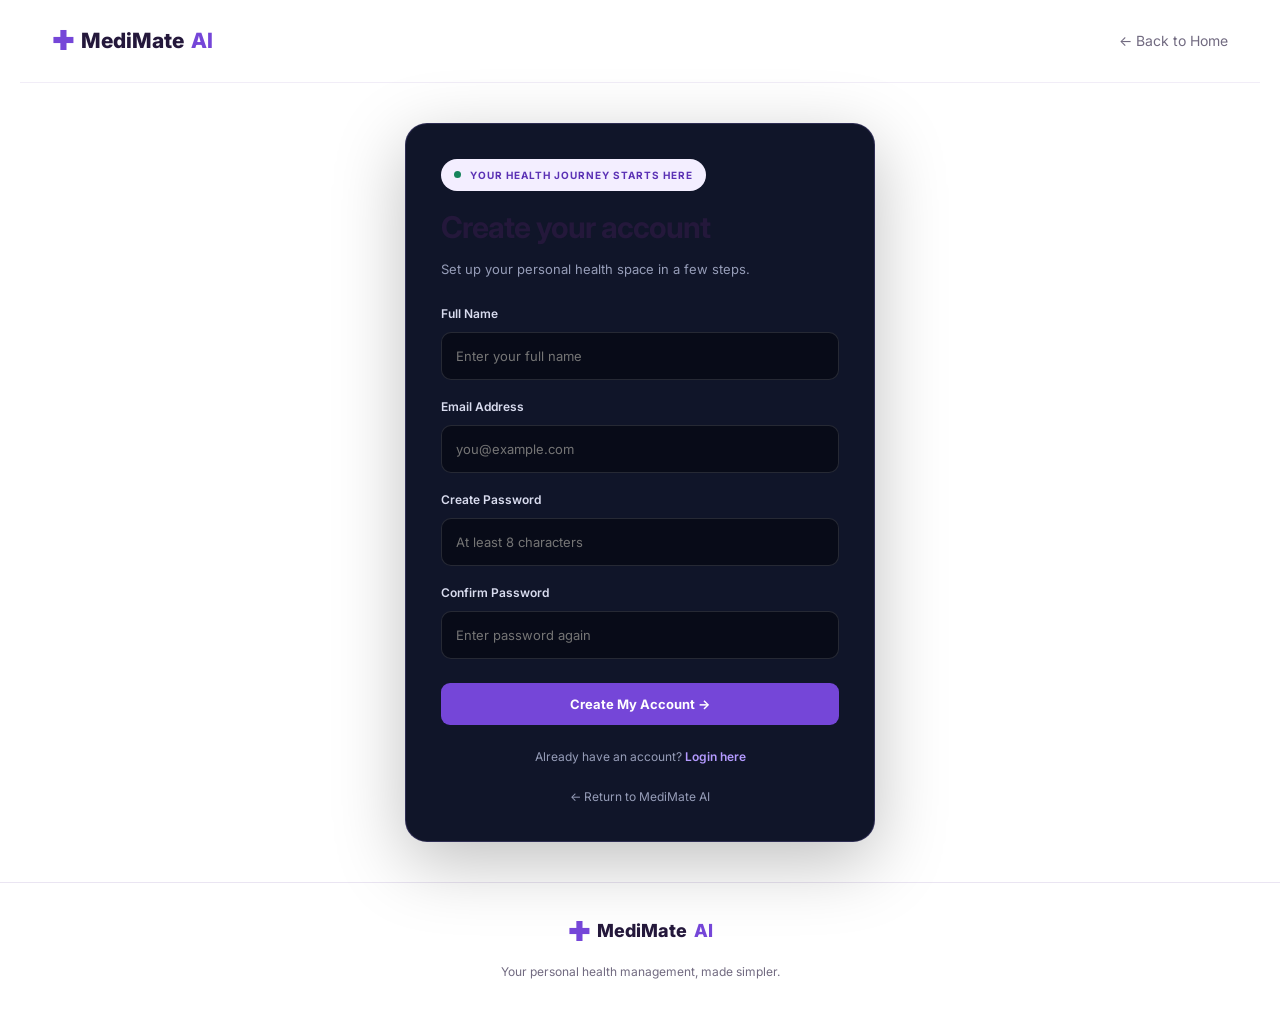
<file: src/main/webapp/register.html>
<!DOCTYPE html>
<html lang="en">
<head>
    <meta charset="UTF-8">
    <meta name="viewport" content="width=device-width, initial-scale=1.0">
    <title>Create Account | MediMate AI</title>
    <link rel="stylesheet" href="css/style.css">
    <style>
        .register-wrapper {
            min-height: 85vh;
            display: flex;
            justify-content: center;
            align-items: center;
            padding: 40px 20px;
        }

        .register-card {
            width: 100%;
            max-width: 470px;
            padding: 35px;
            background: #101529;
            border: 1px solid rgba(167,139,250,.2);
            border-radius: 22px;
            box-shadow: 0 20px 70px rgba(0,0,0,.25);
        }

        .register-card h1 {
            font-size: 30px;
            letter-spacing: -1px;
            margin: 12px 0 8px;
        }

        .register-subtitle {
            color: #969db8;
            font-size: 13px;
            margin-bottom: 25px;
        }

        .form-group {
            margin-bottom: 17px;
        }

        .form-group label {
            display: block;
            font-size: 12px;
            color: #d9dcef;
            margin-bottom: 8px;
        }

        .form-group input {
            width: 100%;
            padding: 13px 14px;
            color: #fff;
            background: #080b18;
            border: 1px solid rgba(255,255,255,.12);
            border-radius: 10px;
            outline: none;
            font-size: 13px;
        }

        .form-group input:focus {
            border-color: #8b5cf6;
            box-shadow: 0 0 0 3px rgba(139,92,246,.1);
        }

        .register-submit {
            width: 100%;
            border: none;
            cursor: pointer;
            font-family: inherit;
            margin-top: 7px;
        }

        .register-footer {
            text-align: center;
            margin-top: 22px;
            color: #969db8;
            font-size: 12px;
        }

        .register-footer a {
            color: #b49aff;
            font-weight: 600;
        }

        .register-back {
            display: block;
            text-align: center;
            margin-top: 20px;
            font-size: 12px;
            color: #969db8;
        }

        .form-message {
            font-size: 12px;
            margin-top: 12px;
            color: #fca5a5;
        }

        @media(max-width:480px) {
            .register-card {
                padding: 24px 20px;
            }
        }
    </style>
</head>
<body>

    <nav class="navbar">
        <a href="index.html" class="logo">
            <span class="logo-icon">✚</span>
            MediMate <span class="ai-text">AI</span>
        </a>
        <div class="nav-links">
            <a href="index.html">← Back to Home</a>
        </div>
    </nav>

    <main class="register-wrapper">
        <section class="register-card">
            <div class="status-pill">
                <span class="status-dot"></span>
                YOUR HEALTH JOURNEY STARTS HERE
            </div>

            <h1>Create your account</h1>
            <p class="register-subtitle">
                Set up your personal health space in a few steps.
            </p>

            <form action="RegisterServlet" method="post" id="registerForm">

                <div class="form-group">
                    <label for="fullName">Full Name</label>
                    <input type="text" id="fullName" name="fullName"
                           placeholder="Enter your full name" required
                           maxlength="100" autocomplete="name">
                </div>

                <div class="form-group">
                    <label for="email">Email Address</label>
                    <input type="email" id="email" name="email"
                           placeholder="you@example.com" required
                           maxlength="150" autocomplete="email">
                </div>

                <div class="form-group">
                    <label for="password">Create Password</label>
                    <input type="password" id="password" name="password"
                           placeholder="At least 8 characters" required
                           minlength="8" autocomplete="new-password">
                </div>

                <div class="form-group">
                    <label for="confirmPassword">Confirm Password</label>
                    <input type="password" id="confirmPassword"
                           name="confirmPassword"
                           placeholder="Enter password again" required
                           minlength="8" autocomplete="new-password">
                </div>

                <button type="submit"
                        class="primary-button register-submit">
                    Create My Account →
                </button>

                <p id="formMessage" class="form-message"
                   role="alert"></p>
            </form>

            <div class="register-footer">
                Already have an account?
                <a href="login.html">Login here</a>
            </div>

            <a href="index.html" class="register-back">
                ← Return to MediMate AI
            </a>
        </section>
    </main>

    <footer class="footer">
        <a href="index.html" class="logo">
            <span class="logo-icon">✚</span>
            MediMate <span class="ai-text">AI</span>
        </a>
        <p>Your personal health management, made simpler.</p>
    </footer>

    <script>
        document.getElementById("registerForm")
            .addEventListener("submit", function(event) {
                const password =
                    document.getElementById("password").value;
                const confirmPassword =
                    document.getElementById("confirmPassword").value;
                const message =
                    document.getElementById("formMessage");

                if (password !== confirmPassword) {
                    event.preventDefault();
                    message.textContent = "Passwords do not match.";
                    return;
                }

                message.textContent = "";
            });
    </script>

</body>
</html>
</file>
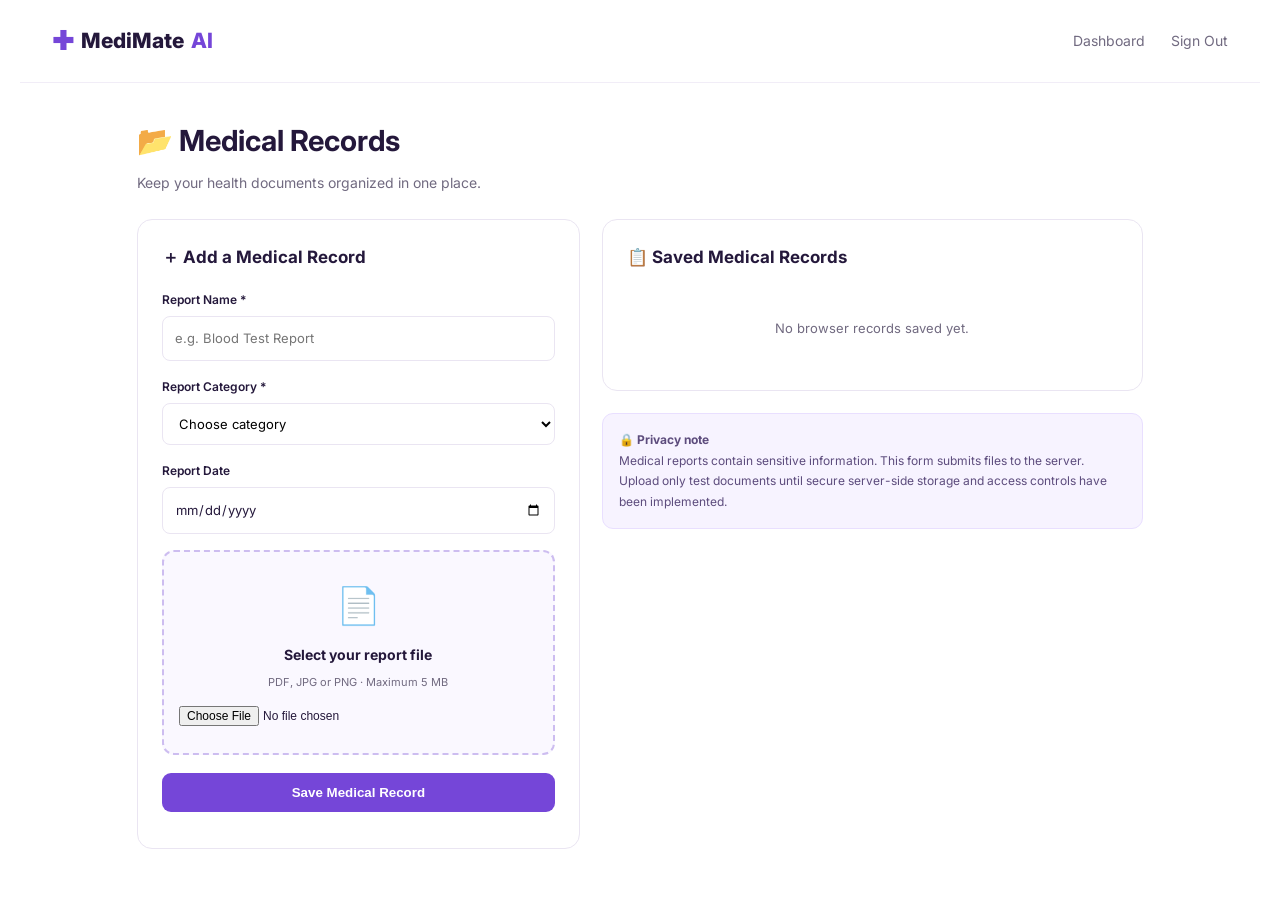
<file: src/main/webapp/reports.html>
<!DOCTYPE html>
<html lang="en">
<head>
    <meta charset="UTF-8">
    <meta name="viewport" content="width=device-width, initial-scale=1.0">
    <title>Medical Records | MediMate AI</title>

    <link rel="stylesheet" href="css/style.css">

    <style>
        .reports-page {
            max-width: 1050px;
            margin: 35px auto;
            padding: 0 22px;
        }

        .page-heading { margin-bottom: 25px; }

        .page-heading h1 {
            font-size: 29px;
            margin-bottom: 8px;
        }

        .page-heading p {
            font-size: 14px;
            color: var(--muted);
        }

        .reports-grid {
            display: grid;
            grid-template-columns: 0.9fr 1.1fr;
            gap: 22px;
        }

        .report-card {
            background: #fff;
            border: 1px solid var(--border);
            border-radius: 15px;
            padding: 24px;
            margin-bottom: 22px;
        }

        .report-card h2 {
            font-size: 17px;
            margin-bottom: 18px;
        }

        .form-group { margin-bottom: 16px; }

        .form-group label {
            display: block;
            font-size: 12px;
            font-weight: 600;
            margin-bottom: 7px;
        }

        .form-group input,
        .form-group select {
            width: 100%;
            padding: 11px 12px;
            border: 1px solid var(--border);
            border-radius: 8px;
            font: inherit;
            font-size: 13px;
            background: white;
            box-sizing: border-box;
        }

        .upload-area {
            border: 2px dashed #cdbdf0;
            background: #faf8ff;
            border-radius: 12px;
            padding: 25px 15px;
            text-align: center;
            margin-bottom: 18px;
        }

        .upload-area .upload-icon {
            font-size: 36px;
            margin-bottom: 10px;
        }

        .upload-area h3 {
            font-size: 14px;
            margin-bottom: 7px;
        }

        .upload-area p {
            font-size: 11px;
            color: var(--muted);
            line-height: 1.6;
        }

        .upload-area input {
            width: 100%;
            margin-top: 15px;
            font-size: 12px;
        }

        .primary-btn {
            width: 100%;
            border: 0;
            border-radius: 9px;
            padding: 12px;
            background: var(--purple);
            color: white;
            font-weight: 600;
            cursor: pointer;
        }

        .primary-btn:hover {
            background: var(--purple-dark);
        }

        .form-message {
            font-size: 12px;
            margin-top: 12px;
            color: var(--purple);
        }

        .report-item {
            display: flex;
            align-items: center;
            gap: 12px;
            padding: 15px 0;
            border-bottom: 1px solid #f0edf5;
        }

        .file-icon {
            width: 43px;
            height: 43px;
            flex-shrink: 0;
            display: grid;
            place-items: center;
            border-radius: 10px;
            background: var(--purple-light);
            font-size: 21px;
        }

        .report-info {
            flex: 1;
            min-width: 0;
        }

        .report-info h3 {
            font-size: 13px;
            overflow-wrap: anywhere;
        }

        .report-info p {
            color: var(--muted);
            font-size: 11px;
            margin-top: 5px;
        }

        .delete-btn {
            border: 1px solid #f0d5d5;
            background: white;
            color: #b43c3c;
            padding: 7px 9px;
            border-radius: 7px;
            font-size: 11px;
            cursor: pointer;
        }

        .empty-state {
            padding: 28px 8px;
            text-align: center;
            color: var(--muted);
            font-size: 13px;
        }

        .privacy-note {
            background: #f7f3ff;
            border: 1px solid #e9dfff;
            color: #5d4c7d;
            padding: 16px;
            border-radius: 11px;
            font-size: 12px;
            line-height: 1.7;
        }

        @media (max-width: 750px) {
            .reports-grid { grid-template-columns: 1fr; }
            .report-card { padding: 18px; }
        }
    </style>
</head>

<body>

<nav class="navbar">
    <a href="dashboard.html" class="logo">
        <span class="logo-icon">✚</span>
        MediMate <span class="ai-text">AI</span>
    </a>

    <div class="nav-links">
        <a href="dashboard.html">Dashboard</a>
        <a href="LogoutServlet">Sign Out</a>
    </div>
</nav>

<main class="reports-page">

    <header class="page-heading">
        <h1>📂 Medical Records</h1>
        <p>Keep your health documents organized in one place.</p>
    </header>

    <div class="reports-grid">

        <section class="report-card">
            <h2>＋ Add a Medical Record</h2>

            <form id="reportForm"
                  action="ReportServlet"
                  method="post"
                  enctype="multipart/form-data">

                <div class="form-group">
                    <label for="reportTitle">Report Name *</label>
                    <input
                        type="text"
                        id="reportTitle"
                        name="title"
                        maxlength="100"
                        placeholder="e.g. Blood Test Report"
                        required>
                </div>

                <div class="form-group">
                    <label for="reportType">Report Category *</label>

                    <select id="reportType" name="category" required>
                        <option value="">Choose category</option>
                        <option value="Blood Test">Blood Test</option>
                        <option value="Scan / Imaging">Scan / Imaging</option>
                        <option value="Prescription">Prescription</option>
                        <option value="Discharge Summary">Discharge Summary</option>
                        <option value="Other">Other</option>
                    </select>
                </div>

                <div class="form-group">
                    <label for="reportDate">Report Date</label>
                    <input
                        type="date"
                        id="reportDate"
                        name="report_date">
                </div>

                <div class="upload-area">
                    <div class="upload-icon">📄</div>
                    <h3>Select your report file</h3>
                    <p>PDF, JPG or PNG · Maximum 5 MB</p>

                    <input
                        type="file"
                        id="reportFile"
                        name="report_file"
                        accept=".pdf,.jpg,.jpeg,.png,application/pdf,image/jpeg,image/png"
                        required>
                </div>

                <button class="primary-btn" type="submit">
                    Save Medical Record
                </button>

                <p class="form-message" id="reportMessage" role="status"></p>
            </form>
        </section>

        <div>
            <section class="report-card">
                <h2>📋 Saved Medical Records</h2>

                <div id="reportList">
                    <div class="empty-state">
                        Records saved in your browser will appear here.
                    </div>
                </div>
            </section>

            <div class="privacy-note">
                <strong>🔒 Privacy note</strong><br>
                Medical reports contain sensitive information.
                This form submits files to the server. Upload only test
                documents until secure server-side storage and access
                controls have been implemented.
            </div>
        </div>

    </div>
</main>

<script>
    const form = document.getElementById("reportForm");
    const fileInput = document.getElementById("reportFile");
    const reportMessage = document.getElementById("reportMessage");
    const reportList = document.getElementById("reportList");

    // Display previously saved browser records.
    let reports = [];

    try {
        reports = JSON.parse(
            localStorage.getItem("medimateReports") || "[]"
        );

        if (!Array.isArray(reports)) {
            reports = [];
        }
    } catch (error) {
        reports = [];
    }

    function renderReports() {
        reportList.replaceChildren();

        if (reports.length === 0) {
            const empty = document.createElement("div");
            empty.className = "empty-state";
            empty.textContent = "No browser records saved yet.";
            reportList.appendChild(empty);
            return;
        }

        reports.forEach(function(report) {
            const item = document.createElement("div");
            item.className = "report-item";

            const icon = document.createElement("div");
            icon.className = "file-icon";
            icon.textContent = report.type === "PDF" ? "📕" : "🖼️";

            const info = document.createElement("div");
            info.className = "report-info";

            const title = document.createElement("h3");
            title.textContent = report.title;

            const details = document.createElement("p");
            details.textContent =
                report.category + " · " + report.date;

            info.appendChild(title);
            info.appendChild(details);

            const remove = document.createElement("button");
            remove.className = "delete-btn";
            remove.type = "button";
            remove.textContent = "Delete";

            remove.addEventListener("click", function() {
                reports = reports.filter(function(entry) {
                    return entry.id !== report.id;
                });

                localStorage.setItem(
                    "medimateReports",
                    JSON.stringify(reports)
                );

                renderReports();
            });

            item.appendChild(icon);
            item.appendChild(info);
            item.appendChild(remove);

            reportList.appendChild(item);
        });
    }

    form.addEventListener("submit", function(event) {
        const file = fileInput.files[0];

        if (!file) {
            event.preventDefault();
            reportMessage.textContent = "Please select a report file.";
            return;
        }

        const allowedTypes = [
            "application/pdf",
            "image/jpeg",
            "image/png"
        ];

        if (!allowedTypes.includes(file.type)) {
            event.preventDefault();
            reportMessage.textContent =
                "Choose a PDF, JPG or PNG file.";
            return;
        }

        if (file.size > 5 * 1024 * 1024) {
            event.preventDefault();
            reportMessage.textContent =
                "File must be 5 MB or smaller.";
            return;
        }

        // Do not call preventDefault here.
        // Valid submissions go to ReportServlet.
    });

    renderReports();
</script>

</body>
</html>
</file>
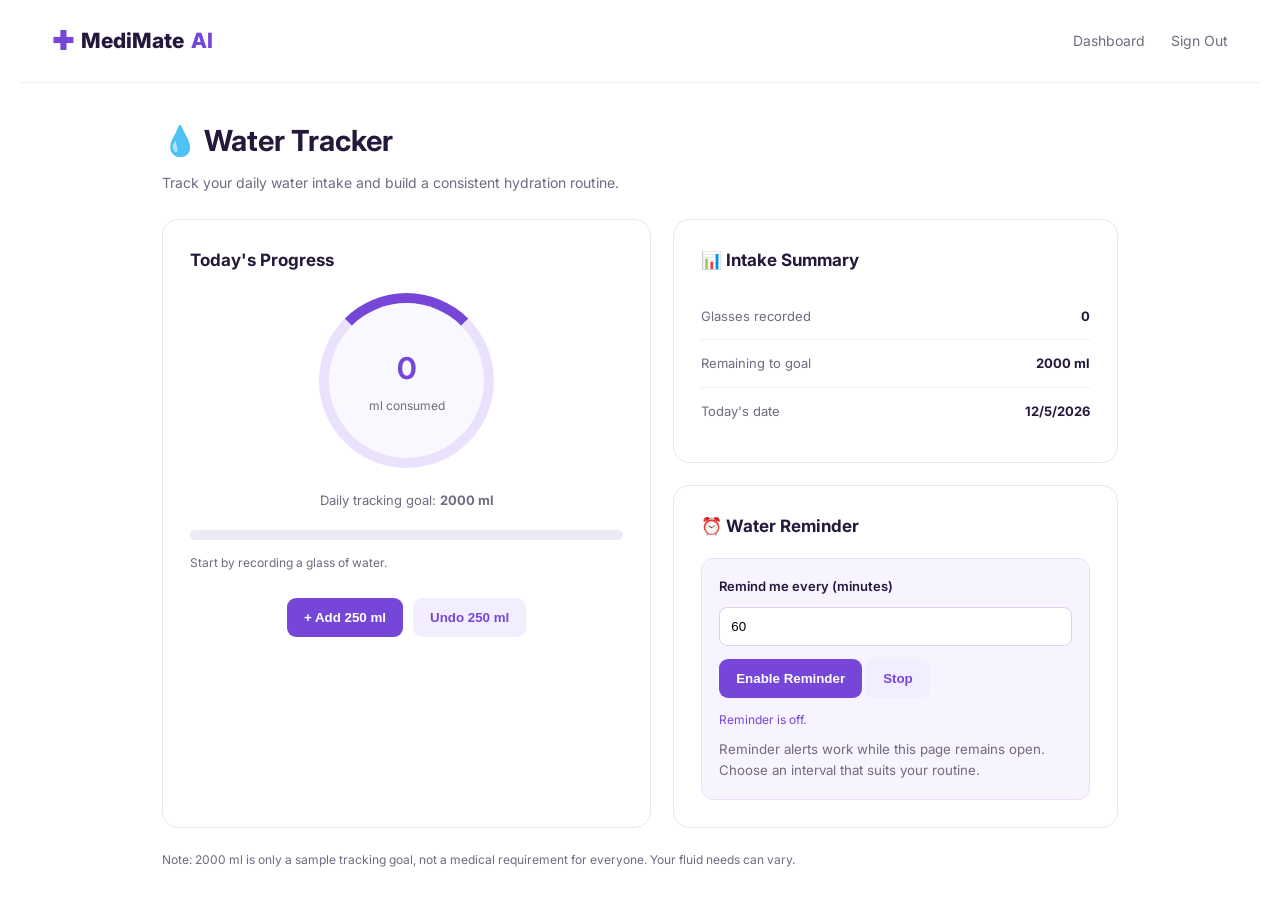
<file: src/main/webapp/water.html>
<!DOCTYPE html>
<html lang="en">
<head>
    <meta charset="UTF-8">
    <meta name="viewport" content="width=device-width, initial-scale=1.0">
    <title>Water Tracker | MediMate AI</title>
    <link rel="stylesheet" href="css/style.css">

    <style>
        .water-page {
            max-width: 1000px;
            margin: 35px auto;
            padding: 0 22px;
        }

        .page-heading {
            margin-bottom: 25px;
        }

        .page-heading h1 {
            font-size: 29px;
            margin-bottom: 8px;
        }

        .page-heading p {
            color: var(--muted);
            font-size: 14px;
        }

        .water-grid {
            display: grid;
            grid-template-columns: 1.1fr 1fr;
            gap: 22px;
        }

        .water-card {
            padding: 27px;
            background: white;
            border: 1px solid var(--border);
            border-radius: 16px;
            margin-bottom: 22px;
        }

        .water-card h2 {
            font-size: 17px;
            margin-bottom: 18px;
        }

        .water-circle {
            width: 175px;
            height: 175px;
            border-radius: 50%;
            border: 10px solid #EAE2FC;
            border-top-color: var(--purple);
            display: flex;
            flex-direction: column;
            align-items: center;
            justify-content: center;
            margin: 15px auto 22px;
            background: #FAF8FF;
        }

        .water-circle strong {
            font-size: 30px;
            color: var(--purple);
        }

        .water-circle span {
            color: var(--muted);
            font-size: 12px;
            margin-top: 4px;
        }

        .water-target {
            text-align: center;
            color: var(--muted);
            font-size: 13px;
            margin-bottom: 20px;
        }

        .water-buttons {
            display: flex;
            justify-content: center;
            gap: 10px;
            flex-wrap: wrap;
        }

        .water-btn {
            border: none;
            border-radius: 9px;
            padding: 12px 17px;
            background: var(--purple);
            color: white;
            font-weight: 600;
            cursor: pointer;
        }

        .water-btn:hover {
            background: var(--purple-dark);
        }

        .water-btn.secondary {
            background: var(--purple-light);
            color: var(--purple);
        }

        .water-btn:disabled {
            opacity: .5;
            cursor: not-allowed;
        }

        .progress-track {
            height: 10px;
            background: #EEEAF5;
            border-radius: 20px;
            overflow: hidden;
            margin: 13px 0;
        }

        .progress-fill {
            width: 0%;
            height: 100%;
            background: linear-gradient(90deg, #9A79EA, #7043D3);
            transition: width .3s;
        }

        .water-message {
            font-size: 12px;
            color: var(--muted);
        }

        .history-row {
            display: flex;
            justify-content: space-between;
            gap: 12px;
            padding: 13px 0;
            border-bottom: 1px solid #F0EDF5;
            font-size: 13px;
        }

        .history-row:last-child {
            border-bottom: none;
        }

        .history-row span {
            color: var(--muted);
        }

        .reminder-box {
            background: #F7F3FF;
            border: 1px solid #E9DFFF;
            border-radius: 12px;
            padding: 17px;
        }

        .reminder-box label {
            display: block;
            font-size: 13px;
            font-weight: 600;
            margin-bottom: 10px;
        }

        .reminder-box input {
            width: 100%;
            padding: 11px;
            border: 1px solid #DCD2EF;
            border-radius: 8px;
            margin-bottom: 13px;
            background: white;
        }

        .reminder-box small {
            display: block;
            color: var(--muted);
            line-height: 1.6;
            margin-top: 10px;
        }

        .reminder-status {
            color: var(--purple);
            font-size: 12px;
            margin-top: 12px;
        }

        @media(max-width: 700px) {
            .water-grid {
                grid-template-columns: 1fr;
            }

            .water-card {
                padding: 20px;
            }
        }
    </style>
</head>

<body>

<nav class="navbar">
    <a href="dashboard.html" class="logo">
        <span class="logo-icon">✚</span>
        MediMate <span class="ai-text">AI</span>
    </a>
    <div class="nav-links">
        <a href="dashboard.html">Dashboard</a>
        <a href="index.html">Sign Out</a>
    </div>
</nav>

<main class="water-page">

    <div class="page-heading">
        <h1>💧 Water Tracker</h1>
        <p>Track your daily water intake and build a consistent hydration routine.</p>
    </div>

    <div class="water-grid">

        <section class="water-card">
            <h2>Today's Progress</h2>

            <div class="water-circle">
                <strong id="totalWater">0</strong>
                <span>ml consumed</span>
            </div>

            <p class="water-target">
                Daily tracking goal: <strong id="goalText">2000 ml</strong>
            </p>

            <div class="progress-track">
                <div class="progress-fill" id="progressFill"></div>
            </div>

            <p class="water-message" id="progressMessage">
                Start by recording a glass of water.
            </p>

            <br>

            <div class="water-buttons">
                <button class="water-btn" id="addGlass">+ Add 250 ml</button>
                <button class="water-btn secondary" id="removeGlass">Undo 250 ml</button>
            </div>
        </section>

        <div>
            <section class="water-card">
                <h2>📊 Intake Summary</h2>

                <div class="history-row">
                    <span>Glasses recorded</span>
                    <strong id="glassCount">0</strong>
                </div>

                <div class="history-row">
                    <span>Remaining to goal</span>
                    <strong id="remainingWater">2000 ml</strong>
                </div>

                <div class="history-row">
                    <span>Today's date</span>
                    <strong id="currentDate">--</strong>
                </div>
            </section>

            <section class="water-card">
                <h2>⏰ Water Reminder</h2>

                <div class="reminder-box">
                    <label for="reminderMinutes">Remind me every (minutes)</label>

                    <input
                        type="number"
                        id="reminderMinutes"
                        min="15"
                        max="240"
                        value="60"
                    >

                    <button class="water-btn" id="startReminder">
                        Enable Reminder
                    </button>

                    <button class="water-btn secondary" id="stopReminder">
                        Stop
                    </button>

                    <p class="reminder-status" id="reminderStatus">
                        Reminder is off.
                    </p>

                    <small>
                        Reminder alerts work while this page remains open.
                        Choose an interval that suits your routine.
                    </small>
                </div>
            </section>
        </div>

    </div>

    <p class="water-message">
        Note: 2000 ml is only a sample tracking goal, not a medical requirement
        for everyone. Your fluid needs can vary.
    </p>

</main>

<script>
    const totalWater = document.getElementById("totalWater");
    const glassCount = document.getElementById("glassCount");
    const remainingWater = document.getElementById("remainingWater");
    const progressFill = document.getElementById("progressFill");
    const progressMessage = document.getElementById("progressMessage");
    const goal = 2000;

    let consumed = 0;
    let reminderTimer = null;

    function updateWater() {
        totalWater.textContent = consumed;
        glassCount.textContent = consumed / 250;
        remainingWater.textContent = Math.max(0, goal - consumed) + " ml";

        const percentage = Math.min((consumed / goal) * 100, 100);
        progressFill.style.width = percentage + "%";

        if (consumed === 0) {
            progressMessage.textContent = "Start by recording a glass of water.";
        } else if (consumed < goal) {
            progressMessage.textContent =
                percentage.toFixed(0) + "% of your sample daily goal recorded.";
        } else {
            progressMessage.textContent =
                "Your sample tracking goal is complete!";
        }

        localStorage.setItem("medimateWater", consumed);
        localStorage.setItem("medimateWaterDate", new Date().toDateString());
    }

    const savedDate = localStorage.getItem("medimateWaterDate");
    if (savedDate === new Date().toDateString()) {
        consumed = Number(localStorage.getItem("medimateWater")) || 0;
    }

    document.getElementById("addGlass").addEventListener("click", function () {
        consumed += 250;
        updateWater();
    });

    document.getElementById("removeGlass").addEventListener("click", function () {
        consumed = Math.max(0, consumed - 250);
        updateWater();
    });

    document.getElementById("currentDate").textContent =
        new Date().toLocaleDateString();

    document.getElementById("addGlass").addEventListener("click", function () {
        localStorage.setItem("medimateWater", consumed);
    });

    document.getElementById("startReminder").addEventListener("click", function () {
        const minutes = Number(
            document.getElementById("reminderMinutes").value
        );

        if (!Number.isFinite(minutes) || minutes < 15 || minutes > 240) {
            document.getElementById("reminderStatus").textContent =
                "Enter an interval from 15 to 240 minutes.";
            return;
        }

        if (reminderTimer) {
            clearInterval(reminderTimer);
        }

        reminderTimer = setInterval(function () {
            alert("💧 MediMate AI: If you are thirsty, take a water break!");
        }, minutes * 60 * 1000);

        document.getElementById("reminderStatus").textContent =
            "Reminder enabled: every " + minutes + " minutes while this page is open.";
    });

    document.getElementById("stopReminder").addEventListener("click", function () {
        if (reminderTimer) {
            clearInterval(reminderTimer);
            reminderTimer = null;
        }

        document.getElementById("reminderStatus").textContent =
            "Reminder is off.";
    });

    updateWater();
</script>

</body>
</html>
</file>
<file: src/main/webapp/css/style.css>
@import url('https://fonts.googleapis.com/css2?family=Inter:wght@400;500;600;700;800&display=swap');

:root {
    --purple: #7546D8;
    --purple-dark: #5B32B5;
    --purple-light: #F3EEFF;
    --background: #FFFFFF;
    --surface: #FFFFFF;
    --text: #24183B;
    --muted: #716A80;
    --border: #EAE5F2;
    --success: #16845B;
}

* {
    margin: 0;
    padding: 0;
    box-sizing: border-box;
}

html {
    scroll-behavior: smooth;
}

body {
    font-family: 'Inter', Arial, sans-serif;
    background: var(--background);
    color: var(--text);
    line-height: 1.6;
}

a {
    color: inherit;
    text-decoration: none;
}

.navbar {
    max-width: 1240px;
    margin: auto;
    padding: 20px 32px;
    display: flex;
    justify-content: space-between;
    align-items: center;
    border-bottom: 1px solid #F1EDF7;
}

.logo {
    display: flex;
    align-items: center;
    gap: 7px;
    font-size: 21px;
    font-weight: 800;
    color: var(--text);
}

.logo-icon {
    color: var(--purple);
    font-size: 26px;
}

.ai-text {
    color: var(--purple);
}

.nav-links {
    display: flex;
    align-items: center;
    gap: 26px;
    font-size: 14px;
    color: var(--muted);
}

.nav-links a:hover {
    color: var(--purple);
}

.nav-links .nav-button {
    padding: 10px 17px;
    border-radius: 9px;
    background: var(--purple);
    color: white;
}

.nav-links .nav-button:hover {
    background: var(--purple-dark);
    color: white;
}

.hero {
    max-width: 1240px;
    min-height: 590px;
    margin: auto;
    padding: 75px 32px;
    display: grid;
    grid-template-columns: 1fr 1fr;
    align-items: center;
    gap: 55px;
}

.status-pill {
    display: inline-flex;
    align-items: center;
    gap: 9px;
    padding: 8px 13px;
    border-radius: 30px;
    background: var(--purple-light);
    color: var(--purple-dark);
    font-size: 10px;
    font-weight: 700;
    letter-spacing: 1px;
}

.status-dot {
    width: 7px;
    height: 7px;
    background: var(--success);
    border-radius: 50%;
    display: inline-block;
}

.hero h1 {
    font-size: clamp(44px, 5vw, 68px);
    line-height: 1.12;
    letter-spacing: -2.8px;
    margin: 25px 0;
}

.gradient-text {
    color: var(--purple);
}

.hero-description {
    max-width: 470px;
    font-size: 15px;
    line-height: 1.9;
    color: var(--muted);
}

.hero-actions {
    display: flex;
    gap: 13px;
    flex-wrap: wrap;
    margin-top: 27px;
}

.primary-button,
.secondary-button {
    display: inline-flex;
    justify-content: center;
    align-items: center;
    gap: 12px;
    padding: 13px 19px;
    border-radius: 9px;
    font-size: 13px;
    font-weight: 700;
    transition: 0.2s;
}

.primary-button {
    color: #FFFFFF;
    background: var(--purple);
    border: 1px solid var(--purple);
    cursor: pointer;
}

.primary-button:hover {
    background: var(--purple-dark);
    transform: translateY(-2px);
}

.secondary-button {
    color: var(--purple-dark);
    border: 1px solid #D9CCF8;
    background: #FFFFFF;
}

.secondary-button:hover {
    background: var(--purple-light);
}

.trust-note {
    margin-top: 23px;
    color: var(--muted);
    font-size: 12px;
}

.trust-note span {
    color: var(--purple);
}

.hero-visual {
    position: relative;
    min-width: 0;
    padding: 10px;
    border-radius: 25px;
    background: linear-gradient(145deg, #F8F5FF, #FFFFFF);
}

.glow {
    display: none;
}

.dashboard-preview {
    padding: 23px;
    border: 1px solid var(--border);
    border-radius: 18px;
    background: #FFFFFF;
    box-shadow: 0 15px 45px rgba(77, 48, 135, 0.08);
}

.preview-header {
    display: flex;
    align-items: center;
    justify-content: space-between;
    margin-bottom: 19px;
}

.muted-text {
    color: var(--muted);
    font-size: 9px;
    letter-spacing: 0.8px;
}

.preview-header h3 {
    font-size: 19px;
    margin-top: 4px;
}

.avatar {
    width: 38px;
    height: 38px;
    display: grid;
    place-items: center;
    border-radius: 12px;
    background: var(--purple-light);
    color: var(--purple);
    font-weight: 800;
}

.welcome-card {
    display: flex;
    align-items: center;
    justify-content: space-between;
    padding: 20px;
    border-radius: 13px;
    background: #F3EEFF;
    margin-bottom: 14px;
}

.welcome-card h3 {
    font-size: 19px;
    line-height: 1.4;
    margin-top: 6px;
}

.heart-icon {
    font-size: 44px;
    color: var(--purple);
}

.preview-grid {
    display: grid;
    grid-template-columns: 1fr 1fr;
    gap: 12px;
}

.preview-card {
    min-width: 0;
    padding: 15px;
    border: 1px solid var(--border);
    background: #FFFFFF;
    border-radius: 12px;
}

.card-icon {
    font-size: 21px;
    margin-bottom: 6px;
}

.preview-card p {
    font-size: 11px;
    color: var(--muted);
    margin-bottom: 7px;
}

.preview-card h3 {
    font-size: 13px;
    line-height: 1.5;
}

.preview-card h3 span {
    font-size: 10px;
    color: var(--muted);
    font-weight: 400;
}

.progress-track {
    height: 6px;
    margin: 12px 0 7px;
    background: #EDE7F8;
    border-radius: 10px;
    overflow: hidden;
}

.progress-fill {
    width: 62.5%;
    height: 100%;
    background: var(--purple);
    border-radius: 10px;
}

.preview-card small {
    font-size: 9px;
    color: var(--muted);
}

.reminder-badge {
    display: inline-block;
    margin-top: 8px;
    padding: 3px 7px;
    border-radius: 5px;
    background: var(--purple-light);
    color: var(--purple-dark);
    font-size: 9px;
}

.preview-footer {
    display: flex;
    align-items: center;
    gap: 8px;
    margin-top: 17px;
    padding-top: 13px;
    border-top: 1px solid var(--border);
    color: var(--muted);
    font-size: 10px;
}

.online-dot {
    width: 7px;
    height: 7px;
    border-radius: 50%;
    background: var(--success);
}

.footer-sparkle {
    margin-left: auto;
    color: var(--purple);
}

.features-section {
    padding: 75px 32px;
    background: #FAF9FD;
}

.section-heading {
    max-width: 720px;
    margin: 0 auto 38px;
    text-align: center;
}

.section-label {
    color: var(--purple);
    font-size: 10px;
    letter-spacing: 1.5px;
    font-weight: 700;
}

.section-heading h2,
.bottom-cta h2 {
    font-size: clamp(27px, 4vw, 40px);
    line-height: 1.3;
    letter-spacing: -1.3px;
    margin: 13px 0;
}

.section-heading p,
.bottom-cta p {
    color: var(--muted);
    font-size: 14px;
}

.features-grid {
    max-width: 1100px;
    margin: auto;
    display: grid;
    grid-template-columns: repeat(3, 1fr);
    gap: 20px;
}

.feature-card {
    padding: 26px;
    border: 1px solid var(--border);
    border-radius: 15px;
    background: #FFFFFF;
    box-shadow: 0 5px 20px rgba(77, 48, 135, 0.035);
    transition: 0.2s;
}

.feature-card:hover {
    transform: translateY(-4px);
    border-color: #C7B5F1;
    box-shadow: 0 12px 30px rgba(77, 48, 135, 0.08);
}

.feature-icon {
    width: 46px;
    height: 46px;
    display: grid;
    place-items: center;
    border-radius: 12px;
    font-size: 22px;
    margin-bottom: 17px;
    background: var(--purple-light);
}

.water-icon {
    background: #E8F6FF;
}

.medicine-icon {
    background: #F3EEFF;
}

.report-icon {
    background: #EDEFFF;
}

.feature-card h3 {
    font-size: 17px;
    margin-bottom: 8px;
}

.feature-card p {
    font-size: 13px;
    line-height: 1.8;
    color: var(--muted);
}

.bottom-cta {
    max-width: 900px;
    margin: 55px auto 75px;
    padding: 48px 25px;
    text-align: center;
    border: 1px solid #E4DAFA;
    border-radius: 20px;
    background: #F7F3FF;
}

.bottom-cta .primary-button {
    margin-top: 23px;
}

.footer {
    padding: 28px 20px;
    text-align: center;
    border-top: 1px solid var(--border);
}

.footer .logo {
    justify-content: center;
    font-size: 18px;
}

.footer p {
    margin: 10px 0;
    color: var(--muted);
    font-size: 12px;
}

.footer small {
    color: #858091;
    font-size: 10px;
}

/* Registration page styles */

.register-wrapper {
    min-height: 80vh;
    display: flex;
    justify-content: center;
    align-items: center;
    padding: 40px 20px;
}

.register-card {
    width: 100%;
    max-width: 470px;
    padding: 35px;
    border: 1px solid var(--border);
    border-radius: 19px;
    background: #FFFFFF;
    box-shadow: 0 15px 50px rgba(77, 48, 135, 0.08);
}

.register-card h1 {
    font-size: 29px;
    margin: 14px 0 7px;
    letter-spacing: -1px;
}

.register-subtitle {
    color: var(--muted);
    font-size: 13px;
    margin-bottom: 25px;
}

.form-group {
    margin-bottom: 17px;
}

.form-group label {
    display: block;
    font-size: 12px;
    font-weight: 600;
    margin-bottom: 7px;
}

.form-group input {
    width: 100%;
    padding: 12px 13px;
    border: 1px solid #DDD6E9;
    border-radius: 9px;
    background: #FFFFFF;
    color: var(--text);
    font: inherit;
    font-size: 13px;
    outline: none;
}

.form-group input:focus {
    border-color: var(--purple);
    box-shadow: 0 0 0 3px rgba(117, 70, 216, 0.1);
}

.register-submit {
    width: 100%;
    margin-top: 6px;
    font-family: inherit;
}

.register-footer {
    margin-top: 20px;
    text-align: center;
    color: var(--muted);
    font-size: 12px;
}

.register-footer a {
    color: var(--purple);
    font-weight: 700;
}

.register-back {
    display: block;
    margin-top: 18px;
    text-align: center;
    font-size: 12px;
    color: var(--muted);
}

.form-message {
    margin-top: 10px;
    color: #B42318;
    font-size: 12px;
}

@media (max-width: 900px) {
    .hero {
        grid-template-columns: 1fr;
        gap: 40px;
        padding-top: 50px;
    }

    .hero-visual {
        width: 100%;
        max-width: 600px;
        margin: auto;
    }

    .features-grid {
        grid-template-columns: 1fr;
        max-width: 600px;
    }
}

@media (max-width: 520px) {
    .navbar {
        padding: 17px;
    }

    .nav-links {
        gap: 12px;
        font-size: 12px;
    }

    .nav-links a:first-child,
    .nav-links a:nth-child(2) {
        display: none;
    }

    .hero {
        padding: 45px 20px;
    }

    .hero h1 {
        font-size: 47px;
        letter-spacing: -2px;
    }

    .dashboard-preview {
        padding: 14px;
    }

    .welcome-card {
        padding: 14px;
    }

    .preview-card {
        padding: 10px;
    }

    .preview-card h3 {
        font-size: 12px;
    }

    .features-section {
        padding: 55px 20px;
    }

    .bottom-cta {
        margin: 25px 15px 55px;
        padding: 35px 18px;
    }

    .register-card {
        padding: 25px 20px;
    }
}
</file>
